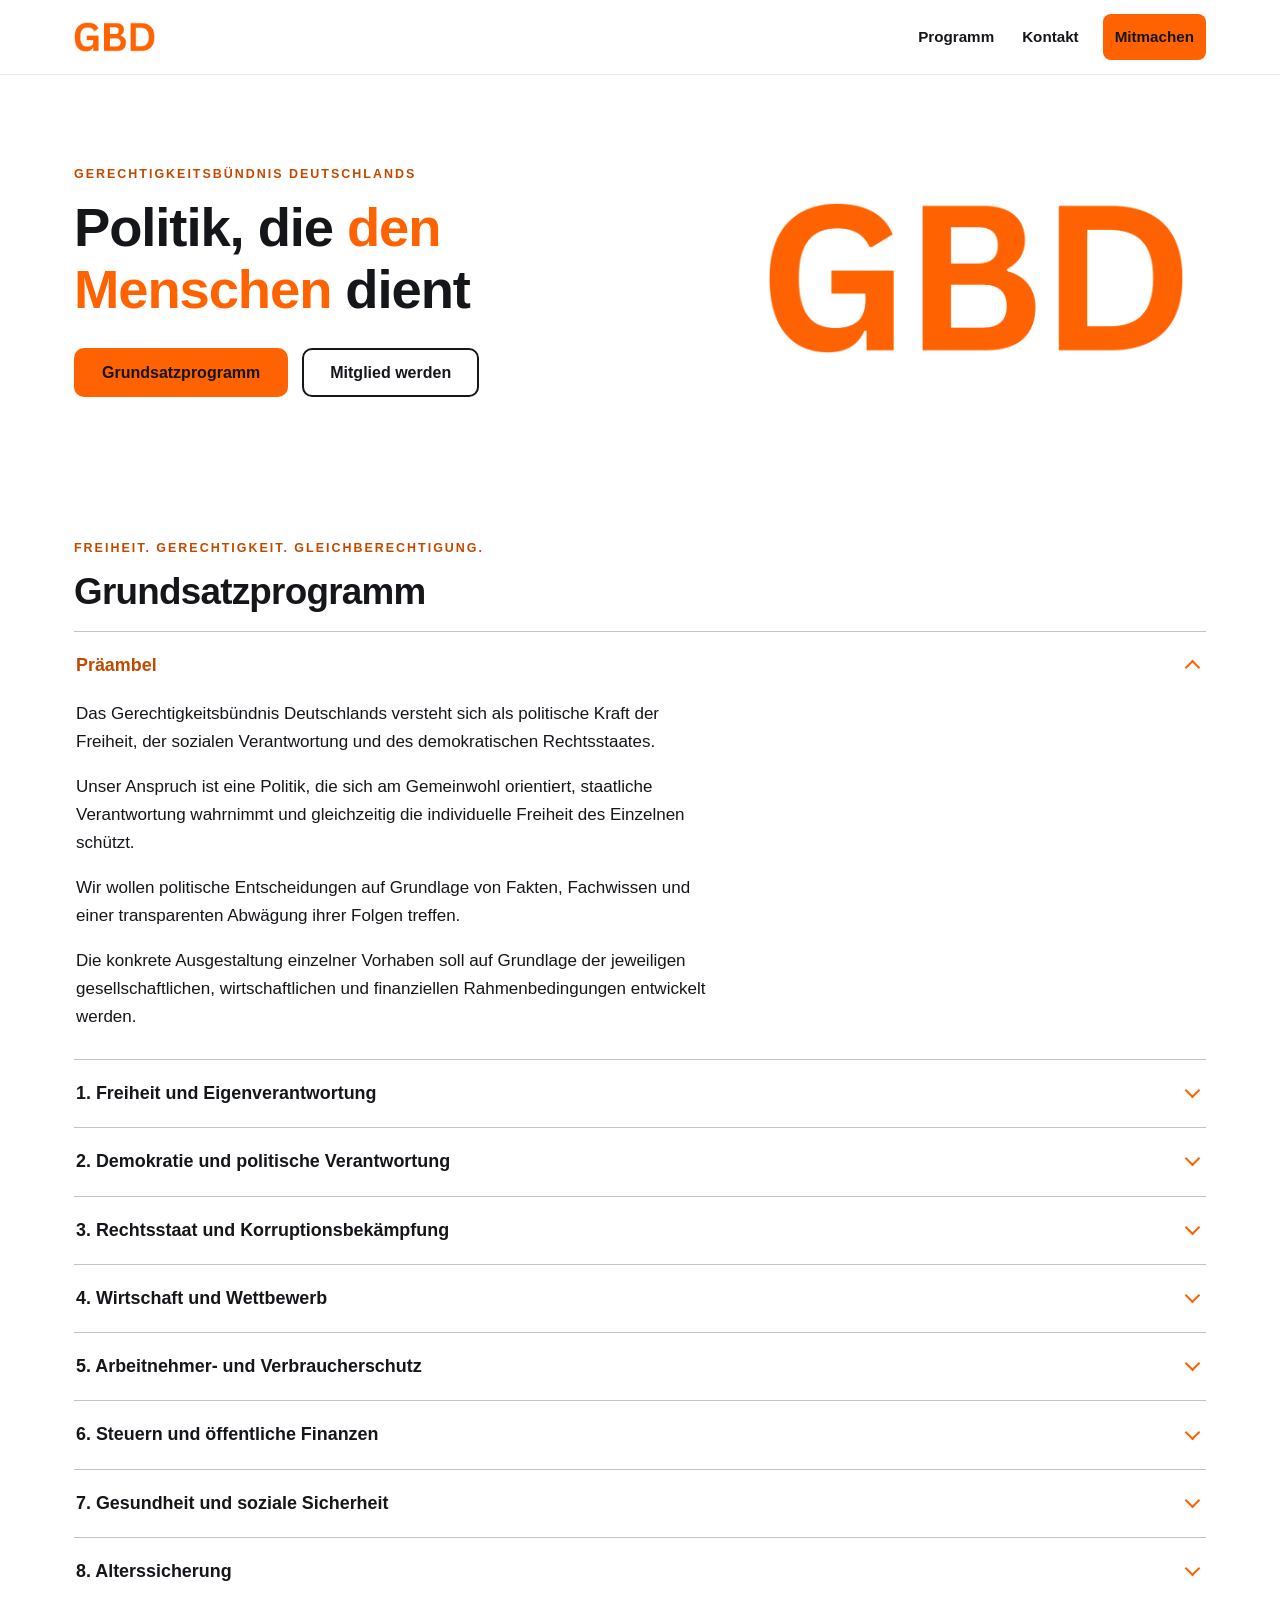
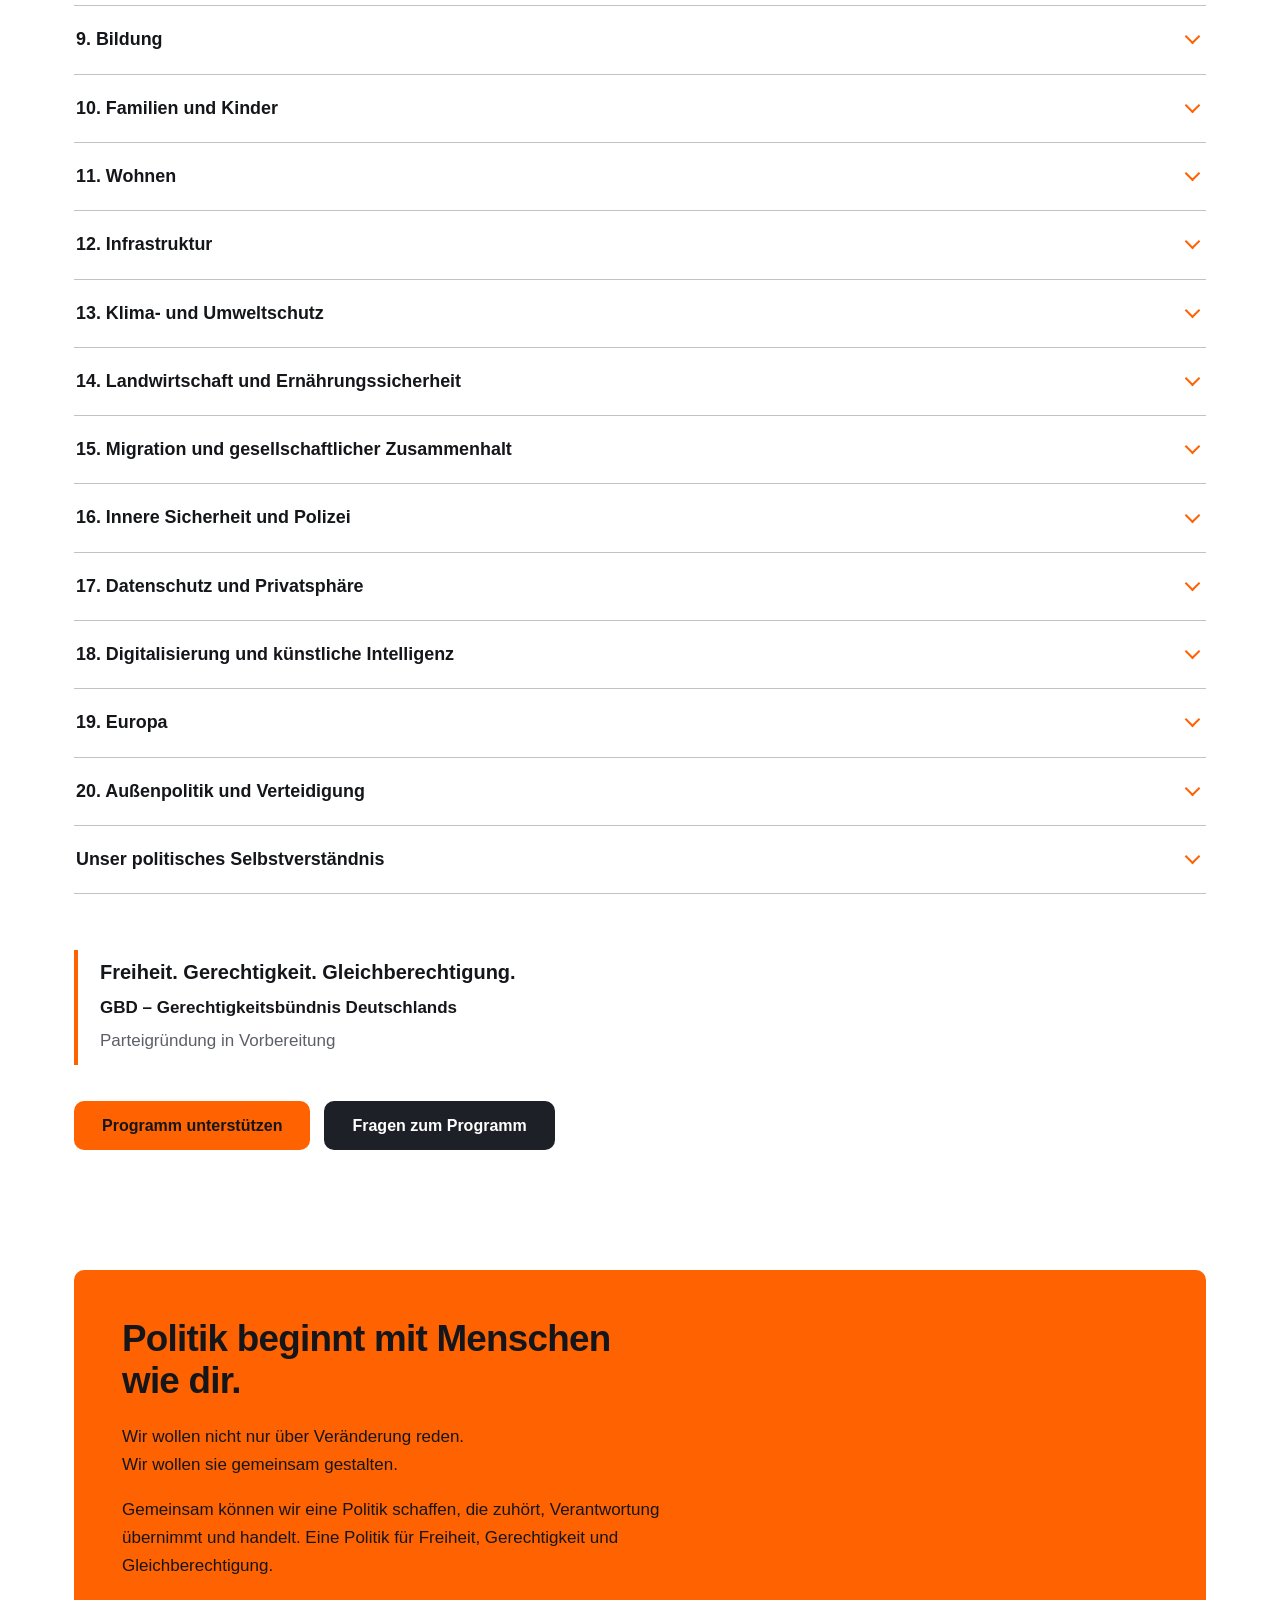
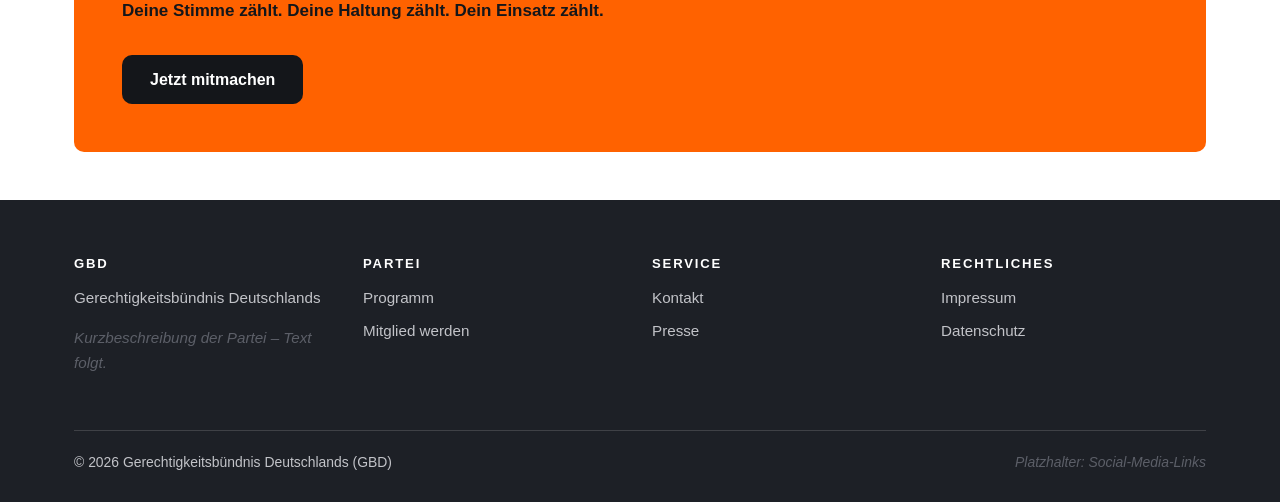
<file: index.html>
<!DOCTYPE html>
<html lang="de">
<head>
<meta charset="utf-8">
<meta name="viewport" content="width=device-width, initial-scale=1">
<title>Startseite | GBD – Gerechtigkeitsbündnis Deutschlands</title>
<meta name="description" content="Offizielle Website des Gerechtigkeitsbündnisses Deutschlands (GBD).">
<meta name="theme-color" content="#ffffff">
<link rel="icon" href="assets/img/gbd-icon.png">
<link rel="apple-touch-icon" sizes="180x180" href="assets/img/gbd-icon-180.png">
<link rel="manifest" href="site.webmanifest">
<link rel="stylesheet" href="assets/css/style.css?v=20260905f">
</head>
<body data-page="start">
<a class="skip-link" href="#inhalt">Zum Inhalt springen</a>

<header class="site-header">
  <div class="container">
    <a class="brand" href="index.html" aria-label="Zur Startseite">
      <img src="assets/img/gbd-wortmarke.png" alt="GBD – Gerechtigkeitsbündnis Deutschlands">
    </a>

    <button class="nav-toggle" type="button" aria-expanded="false" aria-controls="main-nav">Menü</button>

    <nav class="main-nav" id="main-nav" aria-label="Hauptnavigation">
      <ul>
          <li><a href="#grundsatzprogramm" data-nav="programm">Programm</a></li>
          <li><a href="kontakt.html" data-nav="kontakt">Kontakt</a></li>
          <li class="nav-cta"><a href="mitmachen.html" data-nav="mitmachen">Mitmachen</a></li>
      </ul>
    </nav>
  </div>
</header>

<main id="inhalt">

<section class="hero">
  <div class="container hero__grid">
    <div>
      <span class="eyebrow">Gerechtigkeitsbündnis Deutschlands</span>
      <h1>Politik, die <span>den Menschen</span> dient</h1>
      <div class="btn-row">
        <a class="btn btn--primary" href="#grundsatzprogramm">Grundsatzprogramm</a>
        <a class="btn btn--ghost" href="mitmachen.html">Mitglied werden</a>
      </div>
    </div>
    <div class="hero__figure">
      <img src="assets/img/gbd-wortmarke.png" alt="">
    </div>
  </div>
</section>

<section class="section section--topics" id="grundsatzprogramm">
  <div class="container">
    <span class="eyebrow">Freiheit. Gerechtigkeit. Gleichberechtigung.</span>
    <h2>Grundsatzprogramm</h2>

    <div class="topics">
      <details class="topic" id="praeambel" open>
        <summary>
          <span class="topic__title">Präambel</span>
          <span class="topic__chevron" aria-hidden="true"></span>
        </summary>
        <div class="topic__body">
          <p>Das Gerechtigkeitsbündnis Deutschlands versteht sich als politische Kraft der Freiheit, der sozialen Verantwortung und des demokratischen Rechtsstaates.</p>
          <p>Unser Anspruch ist eine Politik, die sich am Gemeinwohl orientiert, staatliche Verantwortung wahrnimmt und gleichzeitig die individuelle Freiheit des Einzelnen schützt.</p>
          <p>Wir wollen politische Entscheidungen auf Grundlage von Fakten, Fachwissen und einer transparenten Abwägung ihrer Folgen treffen.</p>
          <p>Die konkrete Ausgestaltung einzelner Vorhaben soll auf Grundlage der jeweiligen gesellschaftlichen, wirtschaftlichen und finanziellen Rahmenbedingungen entwickelt werden.</p>
        </div>
      </details>
      <details class="topic" id="abschnitt-1">
        <summary>
          <span class="topic__title">1. Freiheit und Eigenverantwortung</span>
          <span class="topic__chevron" aria-hidden="true"></span>
        </summary>
        <div class="topic__body">
          <p>Die individuelle Freiheit bildet einen zentralen Grundsatz unserer politischen Arbeit.</p>
          <p>Jeder Mensch soll sein Leben grundsätzlich selbstbestimmt gestalten können, solange dadurch die Rechte und die Freiheit anderer nicht verletzt werden.</p>
          <p>Staatliche Eingriffe müssen deshalb begründet, verhältnismäßig und auf das notwendige Maß beschränkt sein.</p>
          <p>Wir treten für einen Staat ein, der seine notwendigen Aufgaben zuverlässig erfüllt, seine Bürger schützt und ihnen gleichzeitig größtmögliche persönliche Freiheit gewährt.</p>
          <p>Bürokratische Vorgaben sollen regelmäßig darauf überprüft werden, ob sie tatsächlich erforderlich und verhältnismäßig sind.</p>
        </div>
      </details>
      <details class="topic" id="abschnitt-2">
        <summary>
          <span class="topic__title">2. Demokratie und politische Verantwortung</span>
          <span class="topic__chevron" aria-hidden="true"></span>
        </summary>
        <div class="topic__body">
          <p>Demokratische Politik bedeutet für uns Verantwortung gegenüber den Bürgerinnen und Bürgern.</p>
          <p>Politische Entscheidungen müssen nachvollziehbar sein. Regierungsverantwortliche sollen offen darlegen, welche Ziele sie verfolgen, welche Entscheidungen getroffen wurden und aus welchen Gründen bestimmte Vorhaben gegebenenfalls nicht umgesetzt werden können.</p>
          <p>Wir wollen politische Prozesse transparenter gestalten und die demokratische Beteiligung der Bürgerinnen und Bürger stärken.</p>
        </div>
      </details>
      <details class="topic" id="abschnitt-3">
        <summary>
          <span class="topic__title">3. Rechtsstaat und Korruptionsbekämpfung</span>
          <span class="topic__chevron" aria-hidden="true"></span>
        </summary>
        <div class="topic__body">
          <p>Der Grundsatz &#8222;Niemand steht über dem Gesetz&#8220; gilt uneingeschränkt.</p>
          <p>Dies schließt insbesondere politische Amtsträger und Regierungsmitglieder ein.</p>
          <p>Wir setzen uns für wirksame und unabhängige Kontrollmechanismen zur Verhinderung und Aufklärung von Korruption und Machtmissbrauch ein. Politische Macht muss kontrollierbar bleiben.</p>
        </div>
      </details>
      <details class="topic" id="abschnitt-4">
        <summary>
          <span class="topic__title">4. Wirtschaft und Wettbewerb</span>
          <span class="topic__chevron" aria-hidden="true"></span>
        </summary>
        <div class="topic__body">
          <p>Eine leistungsfähige und innovative Wirtschaft ist eine wesentliche Grundlage für Wohlstand und soziale Sicherheit.</p>
          <p>Wir wollen Rahmenbedingungen schaffen, in denen Unternehmen investieren, Arbeitsplätze schaffen und Innovationen entwickeln können.</p>
          <p>Eingriffe des Staates sind dort erforderlich, wo geltendes Recht verletzt, wirtschaftliche Macht missbraucht oder anderen Marktteilnehmern beziehungsweise der Gesellschaft erheblicher Schaden zugefügt wird.</p>
          <p>Unternehmen sollen ihrer Verantwortung gegenüber Beschäftigten, Verbrauchern und dem Gemeinwesen gerecht werden.</p>
        </div>
      </details>
      <details class="topic" id="abschnitt-5">
        <summary>
          <span class="topic__title">5. Arbeitnehmer- und Verbraucherschutz</span>
          <span class="topic__chevron" aria-hidden="true"></span>
        </summary>
        <div class="topic__body">
          <p>Wirtschaftliche Freiheit und sozialer Schutz müssen miteinander vereinbar sein.</p>
          <p>Wir treten für faire Arbeitsbedingungen, angemessenen Arbeitsschutz und die Einhaltung gesetzlicher Mindeststandards ein.</p>
          <p>Verstöße gegen Arbeitnehmerrechte sollen wirksam verfolgt werden.</p>
          <p>Auch Verbraucherinnen und Verbraucher benötigen einen verlässlichen rechtlichen Schutz. Preise, Vertragsbedingungen und Kosten müssen transparent sein. Kündigungs- und Rückgabemöglichkeiten sollen verständlich und ohne unnötige Hürden möglich sein.</p>
        </div>
      </details>
      <details class="topic" id="abschnitt-6">
        <summary>
          <span class="topic__title">6. Steuern und öffentliche Finanzen</span>
          <span class="topic__chevron" aria-hidden="true"></span>
        </summary>
        <div class="topic__body">
          <p>Öffentliche Mittel sind verantwortungsvoll einzusetzen.</p>
          <p>Unser Ziel ist eine effiziente und transparente Verwendung der staatlichen Einnahmen. Vor der Einführung zusätzlicher Belastungen sollen bestehende Ausgaben, Verwaltungsstrukturen und staatliche Leistungen auf ihre Notwendigkeit und Wirksamkeit überprüft werden.</p>
          <p>Steuermittel sollen dort eingesetzt werden, wo ein nachvollziehbarer gesellschaftlicher Nutzen besteht.</p>
          <p>Sehr hohe Vermögen sollen angemessen zur Finanzierung des Gemeinwesens beitragen. Gleichzeitig sollen wirtschaftliche Leistungsfähigkeit, Investitionsbereitschaft und die Wettbewerbsfähigkeit des Wirtschaftsstandortes berücksichtigt werden.</p>
          <p>Konkrete steuerpolitische Maßnahmen sollen auf Grundlage einer umfassenden Betrachtung der staatlichen Einnahmen und Ausgaben entwickelt werden.</p>
        </div>
      </details>
      <details class="topic" id="abschnitt-7">
        <summary>
          <span class="topic__title">7. Gesundheit und soziale Sicherheit</span>
          <span class="topic__chevron" aria-hidden="true"></span>
        </summary>
        <div class="topic__body">
          <p>Eine leistungsfähige Gesundheitsversorgung gehört zur grundlegenden staatlichen Verantwortung.</p>
          <p>Gesundheitsleistungen sollen grundsätzlich unabhängig von der finanziellen Situation des Einzelnen zugänglich sein.</p>
          <p>Gleichzeitig wollen wir die Qualität, Verfügbarkeit und langfristige Finanzierbarkeit des Gesundheitssystems sicherstellen.</p>
          <p>Der Sozialstaat soll Menschen in schwierigen Lebenssituationen zuverlässig absichern und ihnen ein Leben in Würde ermöglichen.</p>
          <p>Dabei sollen soziale Sicherheit und individuelle Eigenverantwortung miteinander verbunden werden.</p>
        </div>
      </details>
      <details class="topic" id="abschnitt-8">
        <summary>
          <span class="topic__title">8. Alterssicherung</span>
          <span class="topic__chevron" aria-hidden="true"></span>
        </summary>
        <div class="topic__body">
          <p>Die demografische Entwicklung stellt die gesetzliche Rentenversicherung vor erhebliche Herausforderungen.</p>
          <p>Wir wollen eine Alterssicherung, die Menschen im Ruhestand ein würdiges und finanziell abgesichertes Leben ermöglicht.</p>
          <p>Die umlagefinanzierte gesetzliche Rentenversicherung soll erhalten bleiben. Reichen die laufenden Beiträge aufgrund der demografischen Entwicklung nicht aus, muss die staatliche Finanzierung entsprechend angepasst werden.</p>
          <p>Zusätzliche betriebliche oder private Vorsorge soll die gesetzliche Absicherung ergänzen und verbessern können, darf jedoch nicht Voraussetzung für ein menschenwürdiges Leben im Alter sein.</p>
        </div>
      </details>
      <details class="topic" id="abschnitt-9">
        <summary>
          <span class="topic__title">9. Bildung</span>
          <span class="topic__chevron" aria-hidden="true"></span>
        </summary>
        <div class="topic__body">
          <p>Bildung ist eine zentrale Investition in die Zukunft unseres Landes.</p>
          <p>Das Bildungssystem soll Schülerinnen und Schüler stärker entsprechend ihrer individuellen Fähigkeiten, Interessen und Entwicklungsmöglichkeiten fördern.</p>
          <p>Grundlegende Kenntnisse und Kompetenzen müssen allen vermittelt werden. Darüber hinaus soll eine stärkere Differenzierung und individuelle Schwerpunktsetzung ermöglicht werden.</p>
          <p>Unser Ziel ist kein geringerer Bildungsanspruch, sondern ein leistungsfähigeres, individuelleres und praxisorientierteres Bildungssystem.</p>
        </div>
      </details>
      <details class="topic" id="abschnitt-10">
        <summary>
          <span class="topic__title">10. Familien und Kinder</span>
          <span class="topic__chevron" aria-hidden="true"></span>
        </summary>
        <div class="topic__body">
          <p>Familien und Kinder haben eine besondere Bedeutung für die Zukunft unserer Gesellschaft.</p>
          <p>Wir wollen Rahmenbedingungen schaffen, die Familien bei der Vereinbarkeit von Familie, Beruf und persönlicher Lebensplanung unterstützen.</p>
          <p>Dazu gehören insbesondere verlässliche und zugängliche Betreuungsangebote sowie eine bessere Unterstützung von Familien.</p>
          <p>Politische Maßnahmen zur Familienförderung sollen darauf ausgerichtet sein, Menschen die freie Entscheidung für Kinder zu erleichtern.</p>
        </div>
      </details>
      <details class="topic" id="abschnitt-11">
        <summary>
          <span class="topic__title">11. Wohnen</span>
          <span class="topic__chevron" aria-hidden="true"></span>
        </summary>
        <div class="topic__body">
          <p>Wohnen ist ein grundlegendes Bedürfnis und muss für die Bevölkerung bezahlbar und zugänglich bleiben.</p>
          <p>Wir wollen den Wohnungsbau erleichtern und unnötige bürokratische Hindernisse abbauen.</p>
          <p>Gleichzeitig sollen Mieterinnen und Mieter vor missbräuchlichen oder unverhältnismäßigen Vertragsbedingungen geschützt werden.</p>
          <p>Das Privateigentum bleibt ein wesentlicher Bestandteil unserer freiheitlichen Wirtschafts- und Gesellschaftsordnung.</p>
          <p>Gleichzeitig sollen Maßnahmen gegen dauerhaft unbegründeten Leerstand und die künstliche Verknappung von Wohnraum geprüft werden. Der soziale Wohnungsbau soll gestärkt werden.</p>
        </div>
      </details>
      <details class="topic" id="abschnitt-12">
        <summary>
          <span class="topic__title">12. Infrastruktur</span>
          <span class="topic__chevron" aria-hidden="true"></span>
        </summary>
        <div class="topic__body">
          <p>Eine leistungsfähige Infrastruktur ist Voraussetzung für wirtschaftlichen Wohlstand und gesellschaftliche Teilhabe.</p>
          <p>Wir wollen insbesondere in den Erhalt und die Modernisierung von Straßen, Brücken, Schienen, öffentlichem Verkehr und digitaler Infrastruktur investieren.</p>
          <p>Planungs- und Genehmigungsverfahren sollen effizienter gestaltet werden, ohne notwendige Sicherheits- oder Umweltstandards aufzugeben.</p>
          <p>Großprojekte müssen von Beginn an realistisch geplant, professionell gesteuert und kontinuierlich kontrolliert werden.</p>
        </div>
      </details>
      <details class="topic" id="abschnitt-13">
        <summary>
          <span class="topic__title">13. Klima- und Umweltschutz</span>
          <span class="topic__chevron" aria-hidden="true"></span>
        </summary>
        <div class="topic__body">
          <p>Der Schutz unserer natürlichen Lebensgrundlagen ist eine langfristige staatliche Verantwortung.</p>
          <p>Klimaschutzmaßnahmen müssen sich an ihrer tatsächlichen Wirksamkeit orientieren und gleichzeitig wirtschaftliche und gesellschaftliche Folgen berücksichtigen.</p>
          <p>Wir setzen auf eine Umweltpolitik, die konkrete Verbesserungen erreicht, anstatt politische Symbolik in den Mittelpunkt zu stellen.</p>
          <p>Unternehmen, die erhebliche Umweltschäden verursachen, müssen hierfür Verantwortung übernehmen.</p>
          <p>Bei außergewöhnlichen wirtschaftlichen oder umweltbezogenen Härtefällen soll eine unabhängige gerichtliche Überprüfung staatlicher Auflagen möglich sein, sofern dies mit den gesetzlichen und verfassungsrechtlichen Vorgaben vereinbar ist.</p>
        </div>
      </details>
      <details class="topic" id="abschnitt-14">
        <summary>
          <span class="topic__title">14. Landwirtschaft und Ernährungssicherheit</span>
          <span class="topic__chevron" aria-hidden="true"></span>
        </summary>
        <div class="topic__body">
          <p>Eine leistungsfähige heimische Landwirtschaft trägt zur Versorgungssicherheit und zur wirtschaftlichen Stabilität Deutschlands bei.</p>
          <p>Wir wollen insbesondere regionale und kleinere landwirtschaftliche Betriebe stärken.</p>
          <p>Die Abhängigkeit Deutschlands von einzelnen ausländischen Lieferketten soll in strategisch wichtigen Bereichen reduziert werden.</p>
          <p>Die konkrete Ausgestaltung staatlicher Fördermaßnahmen soll gemeinsam mit Fachleuten aus Landwirtschaft, Wirtschaft und Wissenschaft entwickelt werden.</p>
        </div>
      </details>
      <details class="topic" id="abschnitt-15">
        <summary>
          <span class="topic__title">15. Migration und gesellschaftlicher Zusammenhalt</span>
          <span class="topic__chevron" aria-hidden="true"></span>
        </summary>
        <div class="topic__body">
          <p>Deutschland soll Menschen Schutz gewähren, die vor Krieg und vergleichbaren existenziellen Gefahren fliehen.</p>
          <p>Wir treten für die Gleichbehandlung unabhängig von Herkunft, Nationalität oder Religion ein.</p>
          <p>Pauschale Verdächtigungen ganzer Bevölkerungsgruppen lehnen wir ab. Sicherheits- und Integrationspolitik soll sich am individuellen Verhalten orientieren.</p>
          <p>Unser Ziel ist ein friedliches Zusammenleben auf Grundlage gemeinsamer Rechte und Pflichten.</p>
        </div>
      </details>
      <details class="topic" id="abschnitt-16">
        <summary>
          <span class="topic__title">16. Innere Sicherheit und Polizei</span>
          <span class="topic__chevron" aria-hidden="true"></span>
        </summary>
        <div class="topic__body">
          <p>Der Staat muss seine Bürgerinnen und Bürger wirksam schützen.</p>
          <p>Dafür benötigen wir eine gut ausgestattete und handlungsfähige Polizei.</p>
          <p>Polizeiliches Handeln muss jedoch jederzeit innerhalb der gesetzlichen Befugnisse erfolgen und dem Grundsatz der Verhältnismäßigkeit entsprechen.</p>
          <p>Deeskalation soll, soweit die Situation dies zulässt, Vorrang haben.</p>
          <p>Staatliche Sicherheitsmaßnahmen dürfen nicht dazu führen, dass grundlegende Freiheits- und Bürgerrechte unverhältnismäßig eingeschränkt werden.</p>
        </div>
      </details>
      <details class="topic" id="abschnitt-17">
        <summary>
          <span class="topic__title">17. Datenschutz und Privatsphäre</span>
          <span class="topic__chevron" aria-hidden="true"></span>
        </summary>
        <div class="topic__body">
          <p>Die Privatsphäre des Einzelnen ist ein wesentlicher Bestandteil einer freiheitlichen Gesellschaft.</p>
          <p>Wir lehnen eine flächendeckende und anlasslose Überwachung der Bevölkerung ab.</p>
          <p>Der Einsatz von Kameras und insbesondere automatisierter Überwachungstechnologien muss klaren rechtlichen Grenzen unterliegen.</p>
          <p>Auf private und verschlüsselte Kommunikation darf nur unter gesetzlich eng begrenzten Voraussetzungen und auf Grundlage einer richterlichen Entscheidung zugegriffen werden.</p>
        </div>
      </details>
      <details class="topic" id="abschnitt-18">
        <summary>
          <span class="topic__title">18. Digitalisierung und künstliche Intelligenz</span>
          <span class="topic__chevron" aria-hidden="true"></span>
        </summary>
        <div class="topic__body">
          <p>Deutschland muss seine digitale Wettbewerbsfähigkeit stärken.</p>
          <p>Wir wollen eine moderne und leistungsfähige digitale Verwaltung und einen verantwortungsvollen Einsatz künstlicher Intelligenz.</p>
          <p>KI kann staatliche Prozesse unterstützen und effizienter machen. Entscheidungen, die unmittelbar in die Rechte oder Lebensverhältnisse eines Menschen eingreifen, dürfen jedoch nicht ohne nachvollziehbare menschliche Verantwortung erfolgen.</p>
          <p>Datenschutz und technologische Innovation sollen miteinander vereinbar sein.</p>
        </div>
      </details>
      <details class="topic" id="abschnitt-19">
        <summary>
          <span class="topic__title">19. Europa</span>
          <span class="topic__chevron" aria-hidden="true"></span>
        </summary>
        <div class="topic__body">
          <p>Wir bekennen uns zur europäischen Zusammenarbeit und zu einer starken Europäischen Union.</p>
          <p>Insbesondere in den Bereichen Wirtschaft, Sicherheit und gemeinsame europäische Interessen ist eine enge Zusammenarbeit von großer Bedeutung.</p>
          <p>Gleichzeitig sollen wesentliche politische Entscheidungen möglichst auf der Ebene getroffen werden, auf der sie von den Bürgerinnen und Bürgern demokratisch kontrolliert werden können.</p>
          <p>Eine weitere Übertragung nationaler politischer Zuständigkeiten auf die europäische Ebene soll daher nicht automatisch erfolgen, sondern jeweils sachlich begründet werden.</p>
        </div>
      </details>
      <details class="topic" id="abschnitt-20">
        <summary>
          <span class="topic__title">20. Außenpolitik und Verteidigung</span>
          <span class="topic__chevron" aria-hidden="true"></span>
        </summary>
        <div class="topic__body">
          <p>Deutschland soll eine friedensorientierte und verantwortungsvolle Außenpolitik verfolgen.</p>
          <p>Gleichzeitig muss Deutschland in der Lage sein, seine Bevölkerung, sein Staatsgebiet und seine demokratische Ordnung zu schützen.</p>
          <p>Wir setzen uns daher für eine leistungsfähige und angemessen ausgestattete Bundeswehr ein.</p>
          <p>Militärische Einsätze müssen einer klaren politischen und rechtlichen Grundlage folgen. Deutschland soll sich nicht ohne nachvollziehbaren Grund an bewaffneten Konflikten beteiligen, die keinen ausreichenden Bezug zu seiner Sicherheit oder seiner internationalen Verantwortung haben.</p>
        </div>
      </details>
      <details class="topic" id="selbstverstaendnis">
        <summary>
          <span class="topic__title">Unser politisches Selbstverständnis</span>
          <span class="topic__chevron" aria-hidden="true"></span>
        </summary>
        <div class="topic__body">
          <p>Das Gerechtigkeitsbündnis Deutschlands steht für eine Politik, die Freiheit und Verantwortung, wirtschaftliche Leistungsfähigkeit und soziale Sicherheit sowie Sicherheit und Bürgerrechte miteinander verbindet.</p>
          <p>Wir wollen keinen Staat, der sich aus seiner Verantwortung zurückzieht.</p>
          <p>Wir wollen aber ebenso wenig einen Staat, der unnötig in das Leben seiner Bürger eingreift.</p>
          <p>Unser Ziel ist ein freier, gerechter, leistungsfähiger und rechtsstaatlicher Staat, der seine Aufgaben erfüllt und seine Macht verantwortungsvoll ausübt.</p>
        </div>
      </details>
    </div>

    <div class="programm-schluss">
      <p class="programm-schluss__claim">Freiheit. Gerechtigkeit. Gleichberechtigung.</p>
      <p class="programm-schluss__name">GBD – Gerechtigkeitsbündnis Deutschlands</p>
      <p class="programm-schluss__hinweis">Parteigründung in Vorbereitung</p>
    </div>

    <div class="btn-row" style="margin-top:36px">
      <a class="btn btn--primary" href="mitmachen.html">Programm unterstützen</a>
      <a class="btn btn--dark" href="kontakt.html">Fragen zum Programm</a>
    </div>
  </div>
</section>

<section class="section--tight section">
  <div class="container">
    <div class="cta">
      <div class="cta__text">
        <h2>Politik beginnt mit Menschen wie dir.</h2>
        <p>Wir wollen nicht nur über Veränderung reden.<br>Wir wollen sie gemeinsam gestalten.</p>
        <p>Gemeinsam können wir eine Politik schaffen, die zuhört, Verantwortung übernimmt und handelt. Eine Politik für Freiheit, Gerechtigkeit und Gleichberechtigung.</p>
        <p class="cta__betonung">Deine Stimme zählt. Deine Haltung zählt. Dein Einsatz zählt.</p>
      </div>
      <a class="btn" href="mitmachen.html">Jetzt mitmachen</a>
    </div>
  </div>
</section>

</main>

<footer class="site-footer">
  <div class="container">
    <div class="grid grid--4">
      <div>
        <h3>GBD</h3>
        <p>Gerechtigkeitsbündnis Deutschlands</p>
        <p class="placeholder">Kurzbeschreibung der Partei – Text folgt.</p>
      </div>
      <div>
        <h3>Partei</h3>
        <ul>
          <li><a href="#grundsatzprogramm">Programm</a></li>
          <li><a href="mitmachen.html">Mitglied werden</a></li>
        </ul>
      </div>
      <div>
        <h3>Service</h3>
        <ul>
          <li><a href="kontakt.html">Kontakt</a></li>
          <li><a href="kontakt.html#presse">Presse</a></li>
        </ul>
      </div>
      <div>
        <h3>Rechtliches</h3>
        <ul>
          <li><a href="impressum.html">Impressum</a></li>
          <li><a href="datenschutz.html">Datenschutz</a></li>
        </ul>
      </div>
    </div>
    <div class="site-footer__bottom">
      <span>&copy; <span data-year>2026</span> Gerechtigkeitsbündnis Deutschlands (GBD)</span>
      <span class="placeholder">Platzhalter: Social-Media-Links</span>
    </div>
  </div>
</footer>

<script src="assets/js/main.js?v=20260905f"></script>
</body>
</html>
</file>
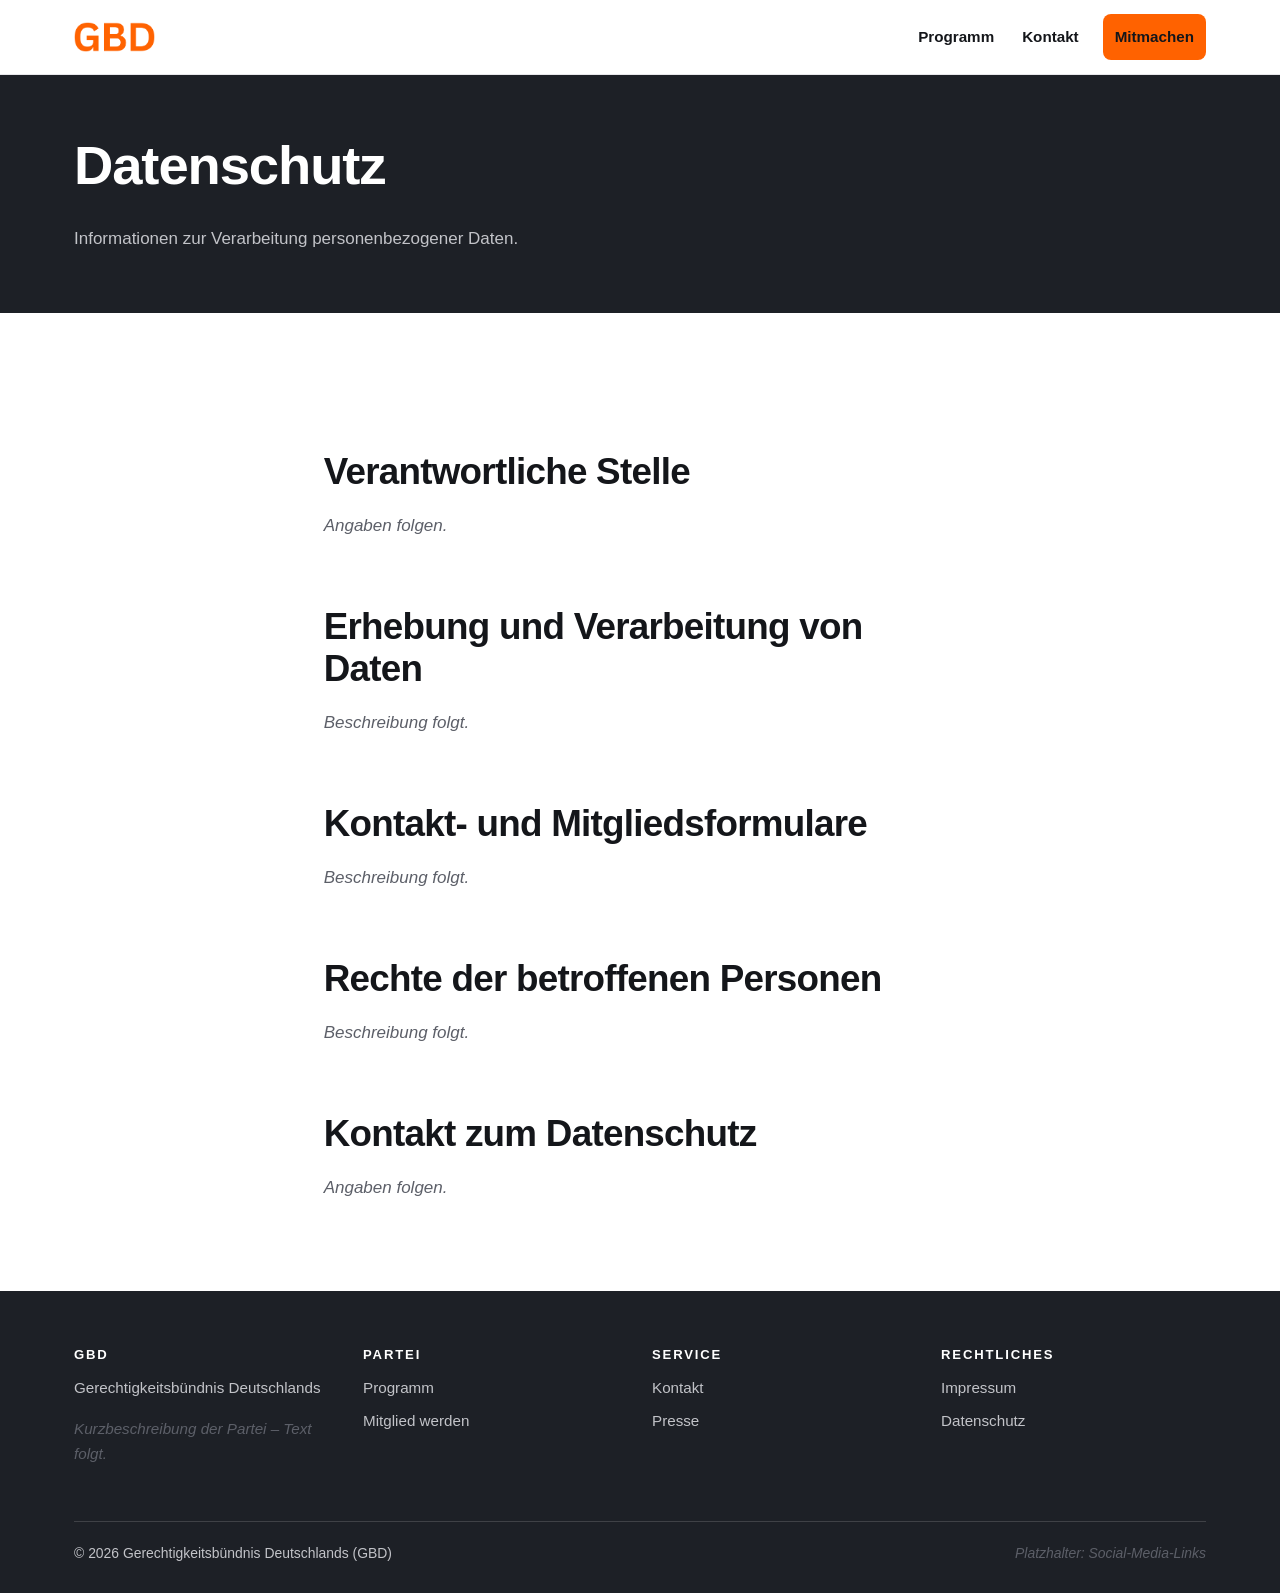
<file: datenschutz.html>
<!DOCTYPE html>
<html lang="de">
<head>
<meta charset="utf-8">
<meta name="viewport" content="width=device-width, initial-scale=1">
<title>Datenschutz | GBD – Gerechtigkeitsbündnis Deutschlands</title>
<meta name="description" content="Datenschutzerklärung der GBD.">
<meta name="theme-color" content="#ffffff">
<link rel="icon" href="assets/img/gbd-icon.png">
<link rel="apple-touch-icon" sizes="180x180" href="assets/img/gbd-icon-180.png">
<link rel="manifest" href="site.webmanifest">
<link rel="stylesheet" href="assets/css/style.css?v=20260905f">
</head>
<body data-page="datenschutz">
<a class="skip-link" href="#inhalt">Zum Inhalt springen</a>

<header class="site-header">
  <div class="container">
    <a class="brand" href="index.html" aria-label="Zur Startseite">
      <img src="assets/img/gbd-wortmarke.png" alt="GBD – Gerechtigkeitsbündnis Deutschlands">
    </a>

    <button class="nav-toggle" type="button" aria-expanded="false" aria-controls="main-nav">Menü</button>

    <nav class="main-nav" id="main-nav" aria-label="Hauptnavigation">
      <ul>
          <li><a href="index.html#grundsatzprogramm" data-nav="programm">Programm</a></li>
          <li><a href="kontakt.html" data-nav="kontakt">Kontakt</a></li>
          <li class="nav-cta"><a href="mitmachen.html" data-nav="mitmachen">Mitmachen</a></li>
      </ul>
    </nav>
  </div>
</header>

<main id="inhalt">
<section class="page-head">
  <div class="container">
    <h1>Datenschutz</h1>
    <p>Informationen zur Verarbeitung personenbezogener Daten.</p>
  </div>
</section>

<section class="section">
  <div class="container prose">
    <h2>Verantwortliche Stelle</h2>
    <p class="placeholder">Angaben folgen.</p>
    <h2>Erhebung und Verarbeitung von Daten</h2>
    <p class="placeholder">Beschreibung folgt.</p>
    <h2>Kontakt- und Mitgliedsformulare</h2>
    <p class="placeholder">Beschreibung folgt.</p>
    <h2>Rechte der betroffenen Personen</h2>
    <p class="placeholder">Beschreibung folgt.</p>
    <h2>Kontakt zum Datenschutz</h2>
    <p class="placeholder">Angaben folgen.</p>
  </div>
</section>

</main>

<footer class="site-footer">
  <div class="container">
    <div class="grid grid--4">
      <div>
        <h3>GBD</h3>
        <p>Gerechtigkeitsbündnis Deutschlands</p>
        <p class="placeholder">Kurzbeschreibung der Partei – Text folgt.</p>
      </div>
      <div>
        <h3>Partei</h3>
        <ul>
          <li><a href="index.html#grundsatzprogramm">Programm</a></li>
          <li><a href="mitmachen.html">Mitglied werden</a></li>
        </ul>
      </div>
      <div>
        <h3>Service</h3>
        <ul>
          <li><a href="kontakt.html">Kontakt</a></li>
          <li><a href="kontakt.html#presse">Presse</a></li>
        </ul>
      </div>
      <div>
        <h3>Rechtliches</h3>
        <ul>
          <li><a href="impressum.html">Impressum</a></li>
          <li><a href="datenschutz.html">Datenschutz</a></li>
        </ul>
      </div>
    </div>
    <div class="site-footer__bottom">
      <span>&copy; <span data-year>2026</span> Gerechtigkeitsbündnis Deutschlands (GBD)</span>
      <span class="placeholder">Platzhalter: Social-Media-Links</span>
    </div>
  </div>
</footer>

<script src="assets/js/main.js?v=20260905f"></script>
</body>
</html>
</file>
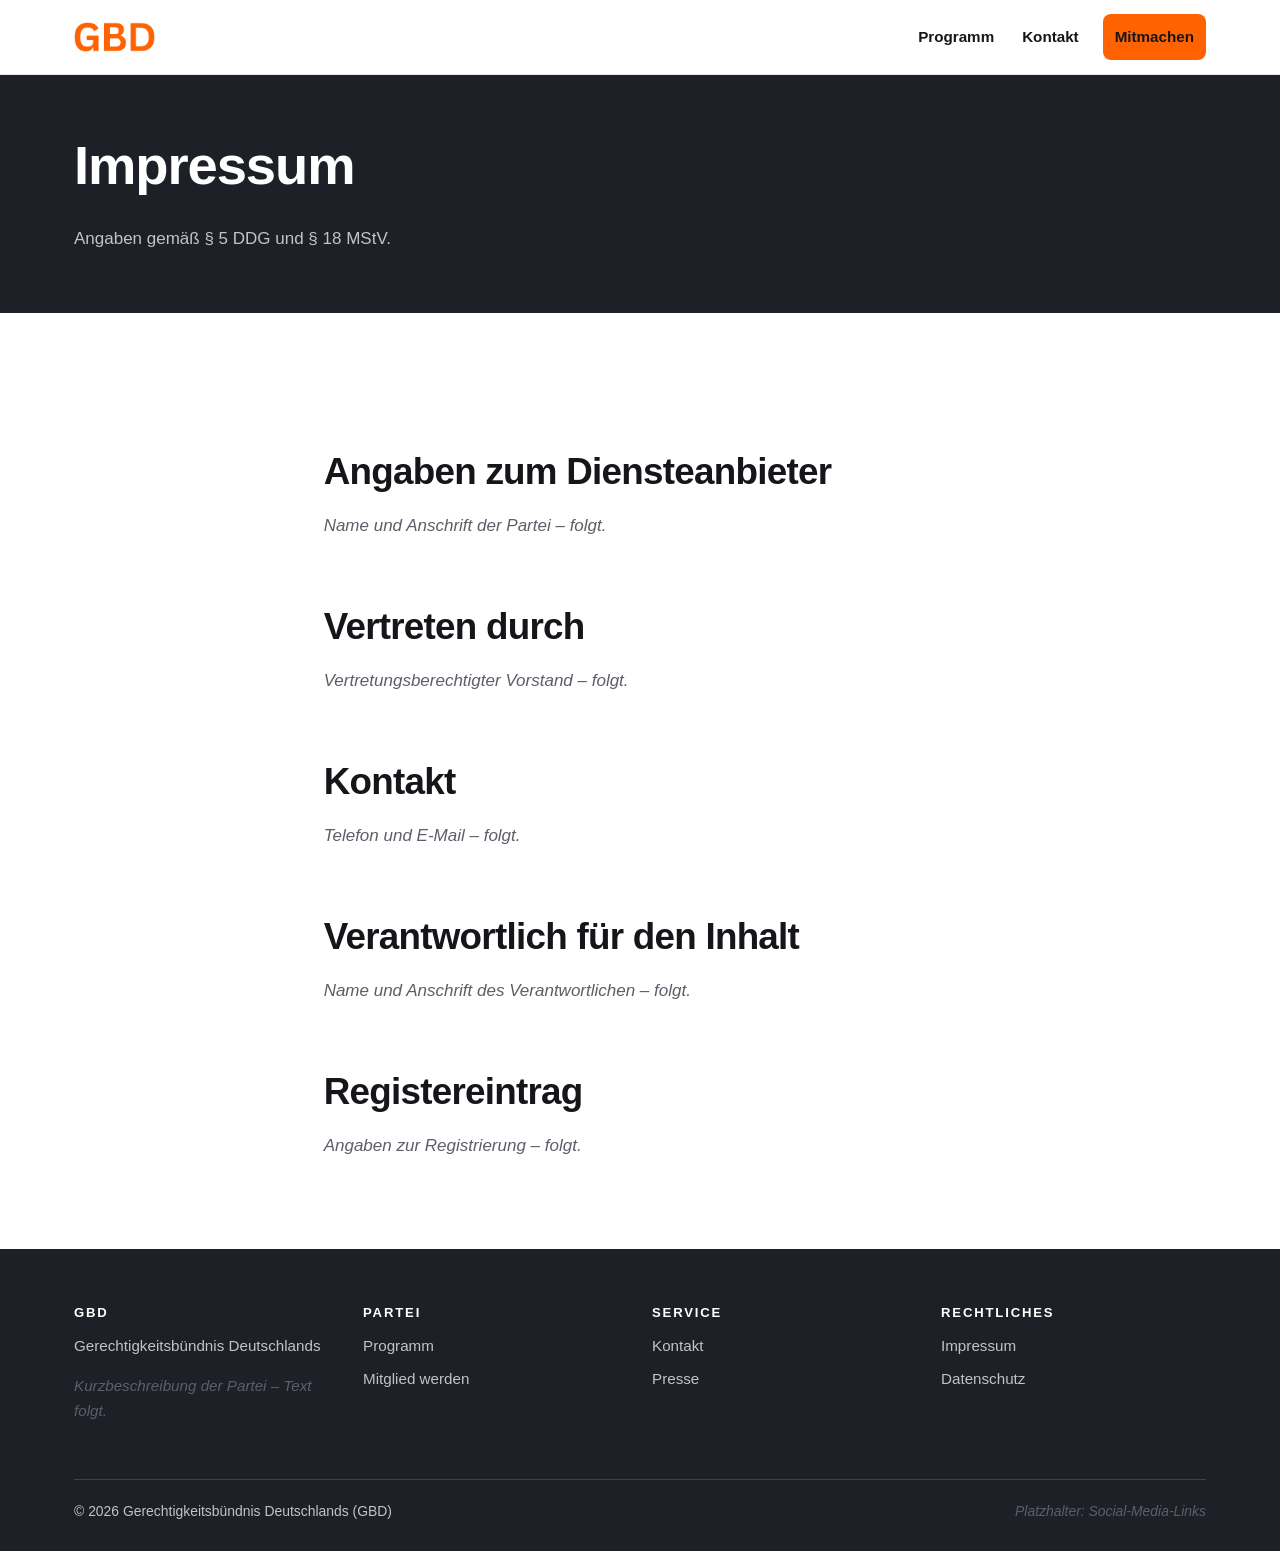
<file: impressum.html>
<!DOCTYPE html>
<html lang="de">
<head>
<meta charset="utf-8">
<meta name="viewport" content="width=device-width, initial-scale=1">
<title>Impressum | GBD – Gerechtigkeitsbündnis Deutschlands</title>
<meta name="description" content="Impressum der GBD.">
<meta name="theme-color" content="#ffffff">
<link rel="icon" href="assets/img/gbd-icon.png">
<link rel="apple-touch-icon" sizes="180x180" href="assets/img/gbd-icon-180.png">
<link rel="manifest" href="site.webmanifest">
<link rel="stylesheet" href="assets/css/style.css?v=20260905f">
</head>
<body data-page="impressum">
<a class="skip-link" href="#inhalt">Zum Inhalt springen</a>

<header class="site-header">
  <div class="container">
    <a class="brand" href="index.html" aria-label="Zur Startseite">
      <img src="assets/img/gbd-wortmarke.png" alt="GBD – Gerechtigkeitsbündnis Deutschlands">
    </a>

    <button class="nav-toggle" type="button" aria-expanded="false" aria-controls="main-nav">Menü</button>

    <nav class="main-nav" id="main-nav" aria-label="Hauptnavigation">
      <ul>
          <li><a href="index.html#grundsatzprogramm" data-nav="programm">Programm</a></li>
          <li><a href="kontakt.html" data-nav="kontakt">Kontakt</a></li>
          <li class="nav-cta"><a href="mitmachen.html" data-nav="mitmachen">Mitmachen</a></li>
      </ul>
    </nav>
  </div>
</header>

<main id="inhalt">
<section class="page-head">
  <div class="container">
    <h1>Impressum</h1>
    <p>Angaben gemäß § 5 DDG und § 18 MStV.</p>
  </div>
</section>

<section class="section">
  <div class="container prose">
    <h2>Angaben zum Diensteanbieter</h2>
    <p class="placeholder">Name und Anschrift der Partei – folgt.</p>
    <h2>Vertreten durch</h2>
    <p class="placeholder">Vertretungsberechtigter Vorstand – folgt.</p>
    <h2>Kontakt</h2>
    <p class="placeholder">Telefon und E-Mail – folgt.</p>
    <h2>Verantwortlich für den Inhalt</h2>
    <p class="placeholder">Name und Anschrift des Verantwortlichen – folgt.</p>
    <h2>Registereintrag</h2>
    <p class="placeholder">Angaben zur Registrierung – folgt.</p>
  </div>
</section>

</main>

<footer class="site-footer">
  <div class="container">
    <div class="grid grid--4">
      <div>
        <h3>GBD</h3>
        <p>Gerechtigkeitsbündnis Deutschlands</p>
        <p class="placeholder">Kurzbeschreibung der Partei – Text folgt.</p>
      </div>
      <div>
        <h3>Partei</h3>
        <ul>
          <li><a href="index.html#grundsatzprogramm">Programm</a></li>
          <li><a href="mitmachen.html">Mitglied werden</a></li>
        </ul>
      </div>
      <div>
        <h3>Service</h3>
        <ul>
          <li><a href="kontakt.html">Kontakt</a></li>
          <li><a href="kontakt.html#presse">Presse</a></li>
        </ul>
      </div>
      <div>
        <h3>Rechtliches</h3>
        <ul>
          <li><a href="impressum.html">Impressum</a></li>
          <li><a href="datenschutz.html">Datenschutz</a></li>
        </ul>
      </div>
    </div>
    <div class="site-footer__bottom">
      <span>&copy; <span data-year>2026</span> Gerechtigkeitsbündnis Deutschlands (GBD)</span>
      <span class="placeholder">Platzhalter: Social-Media-Links</span>
    </div>
  </div>
</footer>

<script src="assets/js/main.js?v=20260905f"></script>
</body>
</html>
</file>
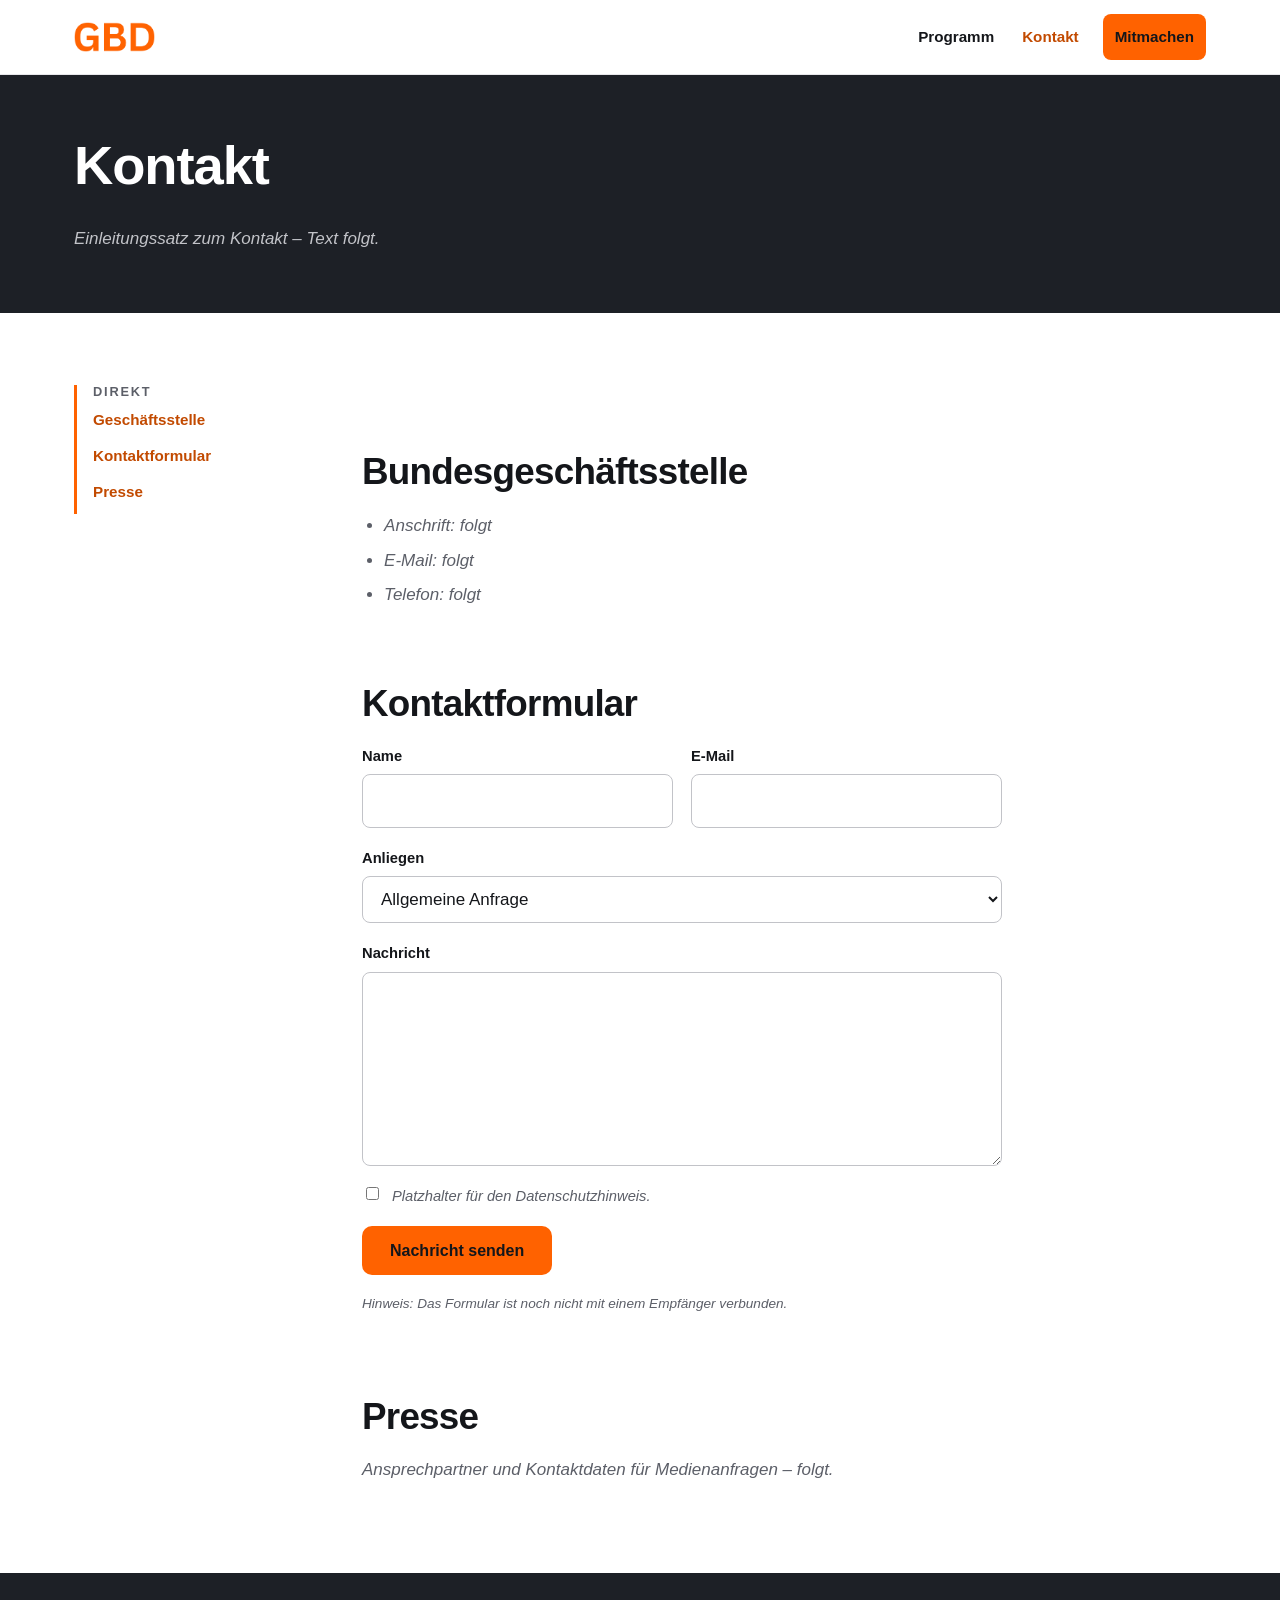
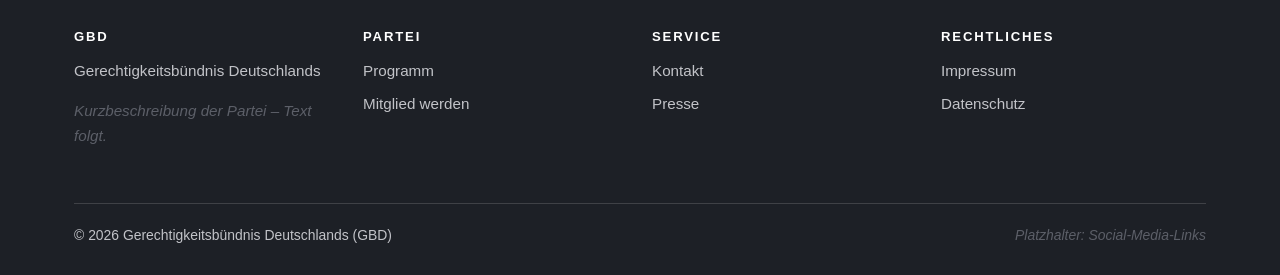
<file: kontakt.html>
<!DOCTYPE html>
<html lang="de">
<head>
<meta charset="utf-8">
<meta name="viewport" content="width=device-width, initial-scale=1">
<title>Kontakt | GBD – Gerechtigkeitsbündnis Deutschlands</title>
<meta name="description" content="Kontakt zur Bundesgeschäftsstelle und Presseanfragen.">
<meta name="theme-color" content="#ffffff">
<link rel="icon" href="assets/img/gbd-icon.png">
<link rel="apple-touch-icon" sizes="180x180" href="assets/img/gbd-icon-180.png">
<link rel="manifest" href="site.webmanifest">
<link rel="stylesheet" href="assets/css/style.css?v=20260905f">
</head>
<body data-page="kontakt">
<a class="skip-link" href="#inhalt">Zum Inhalt springen</a>

<header class="site-header">
  <div class="container">
    <a class="brand" href="index.html" aria-label="Zur Startseite">
      <img src="assets/img/gbd-wortmarke.png" alt="GBD – Gerechtigkeitsbündnis Deutschlands">
    </a>

    <button class="nav-toggle" type="button" aria-expanded="false" aria-controls="main-nav">Menü</button>

    <nav class="main-nav" id="main-nav" aria-label="Hauptnavigation">
      <ul>
          <li><a href="index.html#grundsatzprogramm" data-nav="programm">Programm</a></li>
          <li><a href="kontakt.html" data-nav="kontakt">Kontakt</a></li>
          <li class="nav-cta"><a href="mitmachen.html" data-nav="mitmachen">Mitmachen</a></li>
      </ul>
    </nav>
  </div>
</header>

<main id="inhalt">
<section class="page-head">
  <div class="container">
    <h1>Kontakt</h1>
    <p><span class="placeholder">Einleitungssatz zum Kontakt – Text folgt.</span></p>
  </div>
</section>

<section class="section">
  <div class="container content-layout">
    <aside class="toc">
      <h2>Direkt</h2>
      <ul>
        <li><a href="#geschaeftsstelle">Geschäftsstelle</a></li>
        <li><a href="#formular">Kontaktformular</a></li>
        <li><a href="#presse">Presse</a></li>
      </ul>
    </aside>
    <div>
      <div class="prose">
        <h2 id="geschaeftsstelle">Bundesgeschäftsstelle</h2>
        <ul>
          <li class="placeholder">Anschrift: folgt</li>
          <li class="placeholder">E-Mail: folgt</li>
          <li class="placeholder">Telefon: folgt</li>
        </ul>
      </div>

      <h2 id="formular" style="margin-top:2em">Kontaktformular</h2>
      <form class="form" data-demo>
        <div class="form__row">
          <div class="field">
            <label for="k-name">Name</label>
            <input id="k-name" name="name" type="text" autocomplete="name" required>
          </div>
          <div class="field">
            <label for="k-mail">E-Mail</label>
            <input id="k-mail" name="email" type="email" autocomplete="email" required>
          </div>
        </div>
        <div class="field">
          <label for="k-thema">Anliegen</label>
          <select id="k-thema" name="thema">
            <option>Allgemeine Anfrage</option>
            <option>Mitgliedschaft</option>
            <option>Presse</option>
            <option>Sonstiges</option>
          </select>
        </div>
        <div class="field">
          <label for="k-text">Nachricht</label>
          <textarea id="k-text" name="nachricht" rows="6" required></textarea>
        </div>
        <div class="field field--check">
          <input id="k-ok" name="datenschutz" type="checkbox" required>
          <label for="k-ok" class="placeholder">Platzhalter für den Datenschutzhinweis.</label>
        </div>
        <div>
          <button class="btn btn--primary" type="submit">Nachricht senden</button>
        </div>
        <p class="form__note placeholder">Hinweis: Das Formular ist noch nicht mit einem Empfänger verbunden.</p>
        <p class="form-status" role="status" tabindex="-1" hidden>Danke! Sobald ein Empfänger hinterlegt ist, wird die Nachricht übermittelt.</p>
      </form>

      <div class="prose" style="margin-top:2.5em">
        <h2 id="presse">Presse</h2>
        <p class="placeholder">Ansprechpartner und Kontaktdaten für Medienanfragen – folgt.</p>
      </div>
    </div>
  </div>
</section>

</main>

<footer class="site-footer">
  <div class="container">
    <div class="grid grid--4">
      <div>
        <h3>GBD</h3>
        <p>Gerechtigkeitsbündnis Deutschlands</p>
        <p class="placeholder">Kurzbeschreibung der Partei – Text folgt.</p>
      </div>
      <div>
        <h3>Partei</h3>
        <ul>
          <li><a href="index.html#grundsatzprogramm">Programm</a></li>
          <li><a href="mitmachen.html">Mitglied werden</a></li>
        </ul>
      </div>
      <div>
        <h3>Service</h3>
        <ul>
          <li><a href="kontakt.html">Kontakt</a></li>
          <li><a href="kontakt.html#presse">Presse</a></li>
        </ul>
      </div>
      <div>
        <h3>Rechtliches</h3>
        <ul>
          <li><a href="impressum.html">Impressum</a></li>
          <li><a href="datenschutz.html">Datenschutz</a></li>
        </ul>
      </div>
    </div>
    <div class="site-footer__bottom">
      <span>&copy; <span data-year>2026</span> Gerechtigkeitsbündnis Deutschlands (GBD)</span>
      <span class="placeholder">Platzhalter: Social-Media-Links</span>
    </div>
  </div>
</footer>

<script src="assets/js/main.js?v=20260905f"></script>
</body>
</html>
</file>
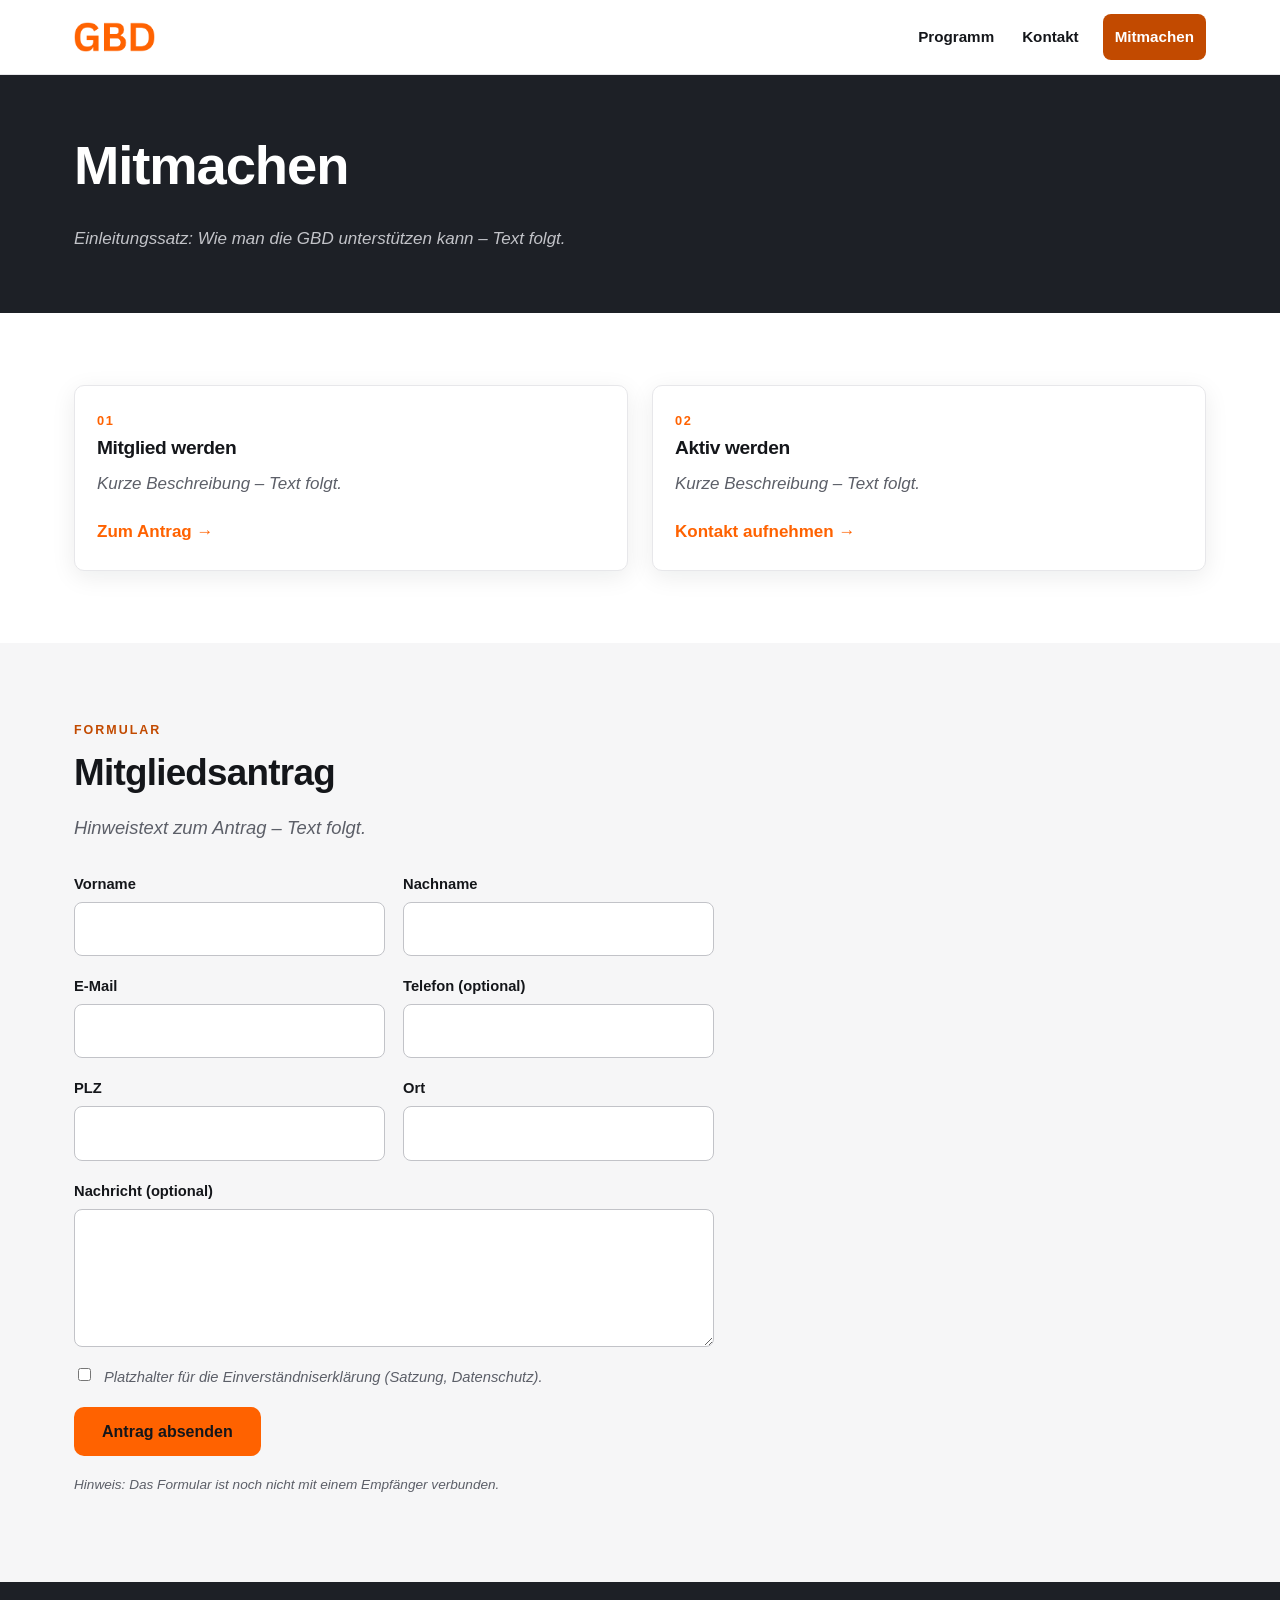
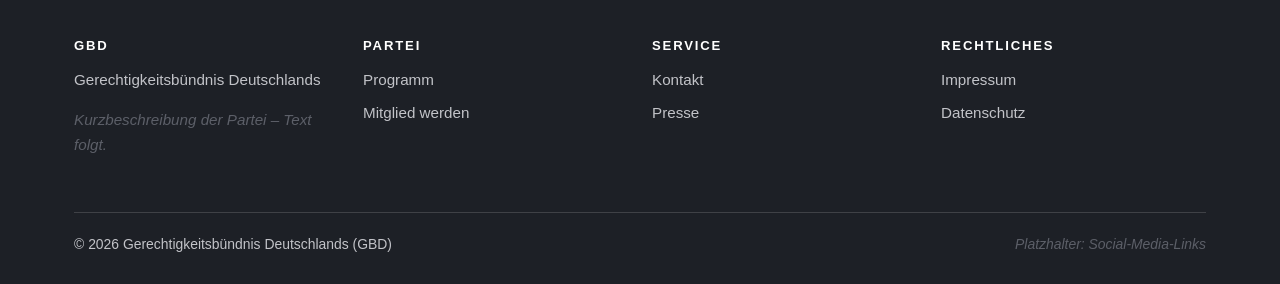
<file: mitmachen.html>
<!DOCTYPE html>
<html lang="de">
<head>
<meta charset="utf-8">
<meta name="viewport" content="width=device-width, initial-scale=1">
<title>Mitmachen | GBD – Gerechtigkeitsbündnis Deutschlands</title>
<meta name="description" content="Mitglied werden oder in der GBD aktiv werden.">
<meta name="theme-color" content="#ffffff">
<link rel="icon" href="assets/img/gbd-icon.png">
<link rel="apple-touch-icon" sizes="180x180" href="assets/img/gbd-icon-180.png">
<link rel="manifest" href="site.webmanifest">
<link rel="stylesheet" href="assets/css/style.css?v=20260905f">
</head>
<body data-page="mitmachen">
<a class="skip-link" href="#inhalt">Zum Inhalt springen</a>

<header class="site-header">
  <div class="container">
    <a class="brand" href="index.html" aria-label="Zur Startseite">
      <img src="assets/img/gbd-wortmarke.png" alt="GBD – Gerechtigkeitsbündnis Deutschlands">
    </a>

    <button class="nav-toggle" type="button" aria-expanded="false" aria-controls="main-nav">Menü</button>

    <nav class="main-nav" id="main-nav" aria-label="Hauptnavigation">
      <ul>
          <li><a href="index.html#grundsatzprogramm" data-nav="programm">Programm</a></li>
          <li><a href="kontakt.html" data-nav="kontakt">Kontakt</a></li>
          <li class="nav-cta"><a href="mitmachen.html" data-nav="mitmachen">Mitmachen</a></li>
      </ul>
    </nav>
  </div>
</header>

<main id="inhalt">
<section class="page-head">
  <div class="container">
    <h1>Mitmachen</h1>
    <p><span class="placeholder">Einleitungssatz: Wie man die GBD unterstützen kann – Text folgt.</span></p>
  </div>
</section>

<section class="section">
  <div class="container">
    <div class="grid grid--2">
      <div class="card">
        <span class="card__num">01</span>
        <h3>Mitglied werden</h3>
        <p class="placeholder">Kurze Beschreibung – Text folgt.</p>
        <a class="card__link" href="#mitgliedsantrag">Zum Antrag &rarr;</a>
      </div>
      <div class="card">
        <span class="card__num">02</span>
        <h3>Aktiv werden</h3>
        <p class="placeholder">Kurze Beschreibung – Text folgt.</p>
        <a class="card__link" href="kontakt.html">Kontakt aufnehmen &rarr;</a>
      </div>
    </div>
  </div>
</section>

<section class="section section--paper">
  <div class="container">
    <span class="eyebrow">Formular</span>
    <h2 id="mitgliedsantrag">Mitgliedsantrag</h2>
    <p class="lead placeholder">Hinweistext zum Antrag – Text folgt.</p>

    <form class="form" data-demo style="margin-top:28px">
      <div class="form__row">
        <div class="field">
          <label for="m-vorname">Vorname</label>
          <input id="m-vorname" name="vorname" type="text" autocomplete="given-name" required>
        </div>
        <div class="field">
          <label for="m-nachname">Nachname</label>
          <input id="m-nachname" name="nachname" type="text" autocomplete="family-name" required>
        </div>
      </div>
      <div class="form__row">
        <div class="field">
          <label for="m-mail">E-Mail</label>
          <input id="m-mail" name="email" type="email" autocomplete="email" required>
        </div>
        <div class="field">
          <label for="m-tel">Telefon (optional)</label>
          <input id="m-tel" name="telefon" type="tel" autocomplete="tel">
        </div>
      </div>
      <div class="form__row">
        <div class="field">
          <label for="m-plz">PLZ</label>
          <input id="m-plz" name="plz" type="text" inputmode="numeric" autocomplete="postal-code" required>
        </div>
        <div class="field">
          <label for="m-ort">Ort</label>
          <input id="m-ort" name="ort" type="text" autocomplete="address-level2" required>
        </div>
      </div>
      <div class="field">
        <label for="m-nachricht">Nachricht (optional)</label>
        <textarea id="m-nachricht" name="nachricht" rows="4"></textarea>
      </div>
      <div class="field field--check">
        <input id="m-ok" name="einverstaendnis" type="checkbox" required>
        <label for="m-ok" class="placeholder">Platzhalter für die Einverständniserklärung (Satzung, Datenschutz).</label>
      </div>
      <div>
        <button class="btn btn--primary" type="submit">Antrag absenden</button>
      </div>
      <p class="form__note placeholder">Hinweis: Das Formular ist noch nicht mit einem Empfänger verbunden.</p>
      <p class="form-status" role="status" tabindex="-1" hidden>Danke! Sobald ein Empfänger hinterlegt ist, wird der Antrag übermittelt.</p>
    </form>
  </div>
</section>

</main>

<footer class="site-footer">
  <div class="container">
    <div class="grid grid--4">
      <div>
        <h3>GBD</h3>
        <p>Gerechtigkeitsbündnis Deutschlands</p>
        <p class="placeholder">Kurzbeschreibung der Partei – Text folgt.</p>
      </div>
      <div>
        <h3>Partei</h3>
        <ul>
          <li><a href="index.html#grundsatzprogramm">Programm</a></li>
          <li><a href="mitmachen.html">Mitglied werden</a></li>
        </ul>
      </div>
      <div>
        <h3>Service</h3>
        <ul>
          <li><a href="kontakt.html">Kontakt</a></li>
          <li><a href="kontakt.html#presse">Presse</a></li>
        </ul>
      </div>
      <div>
        <h3>Rechtliches</h3>
        <ul>
          <li><a href="impressum.html">Impressum</a></li>
          <li><a href="datenschutz.html">Datenschutz</a></li>
        </ul>
      </div>
    </div>
    <div class="site-footer__bottom">
      <span>&copy; <span data-year>2026</span> Gerechtigkeitsbündnis Deutschlands (GBD)</span>
      <span class="placeholder">Platzhalter: Social-Media-Links</span>
    </div>
  </div>
</footer>

<script src="assets/js/main.js?v=20260905f"></script>
</body>
</html>
</file>
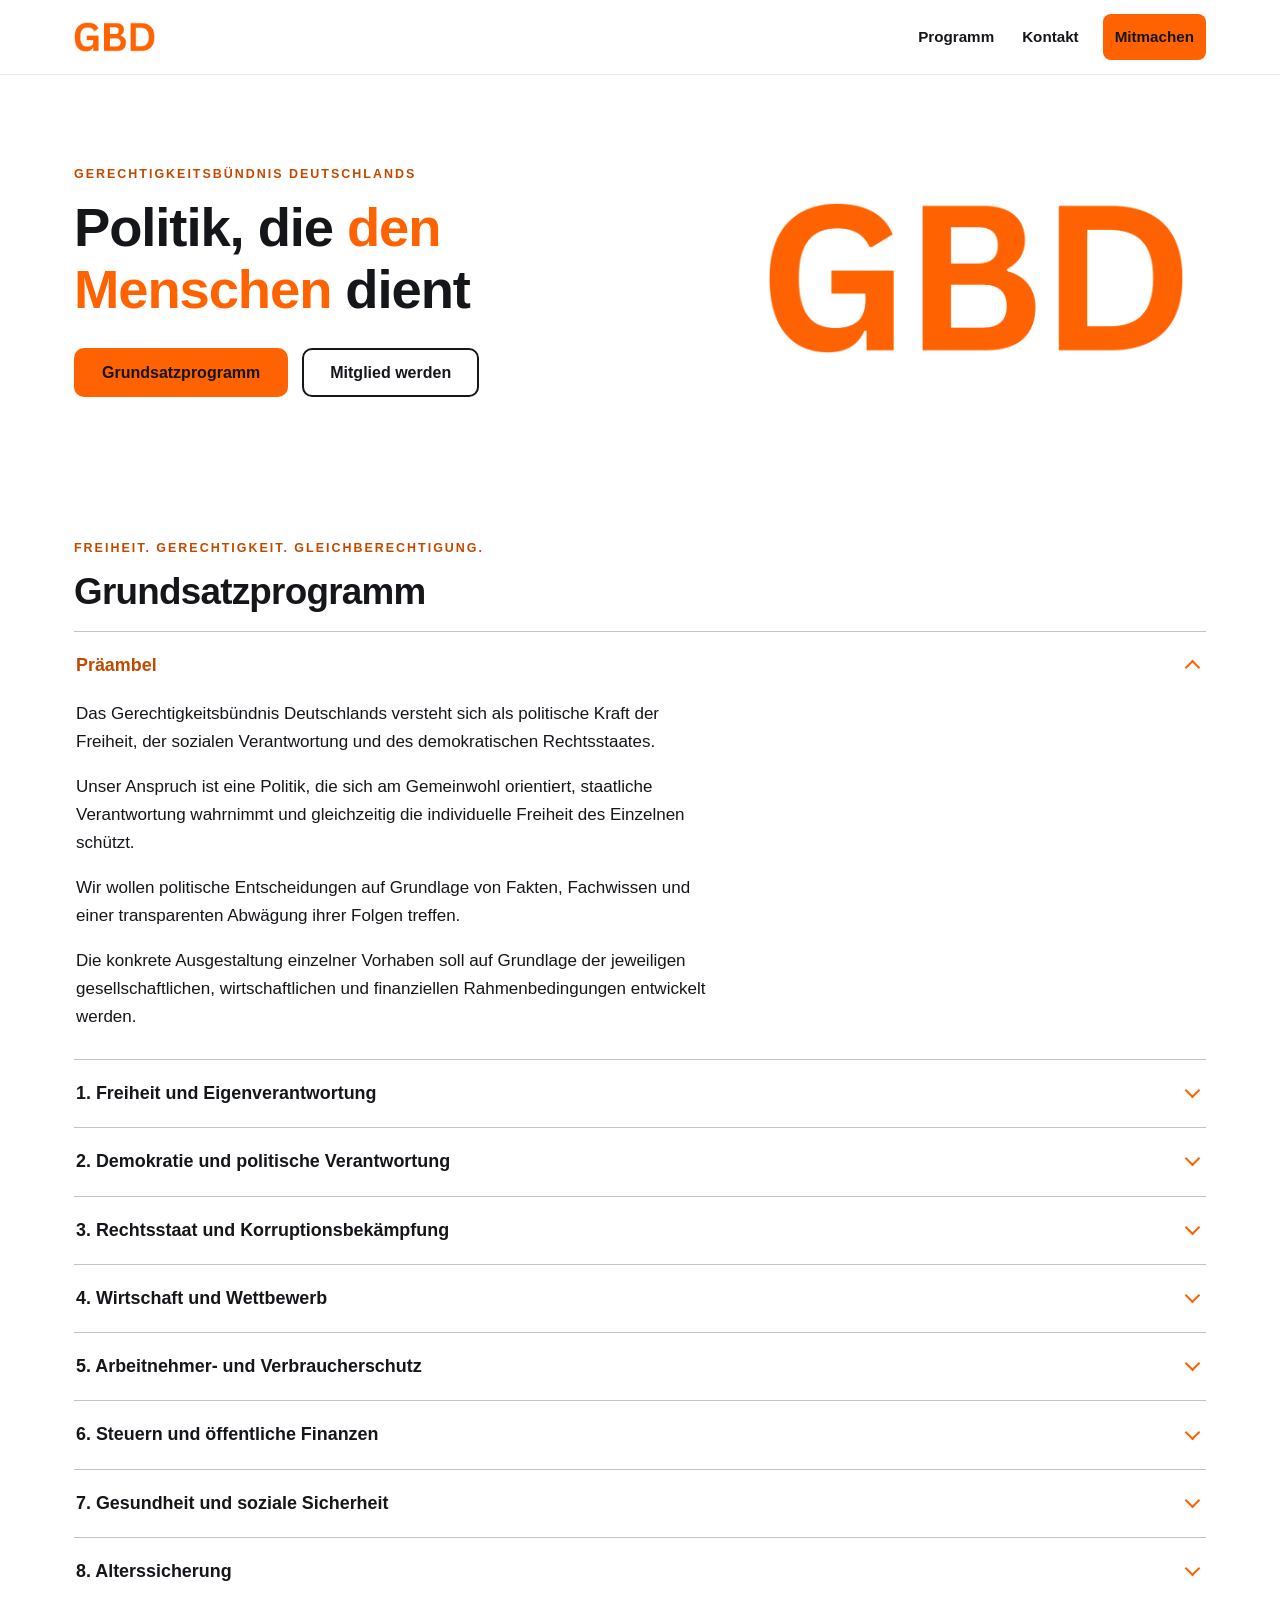
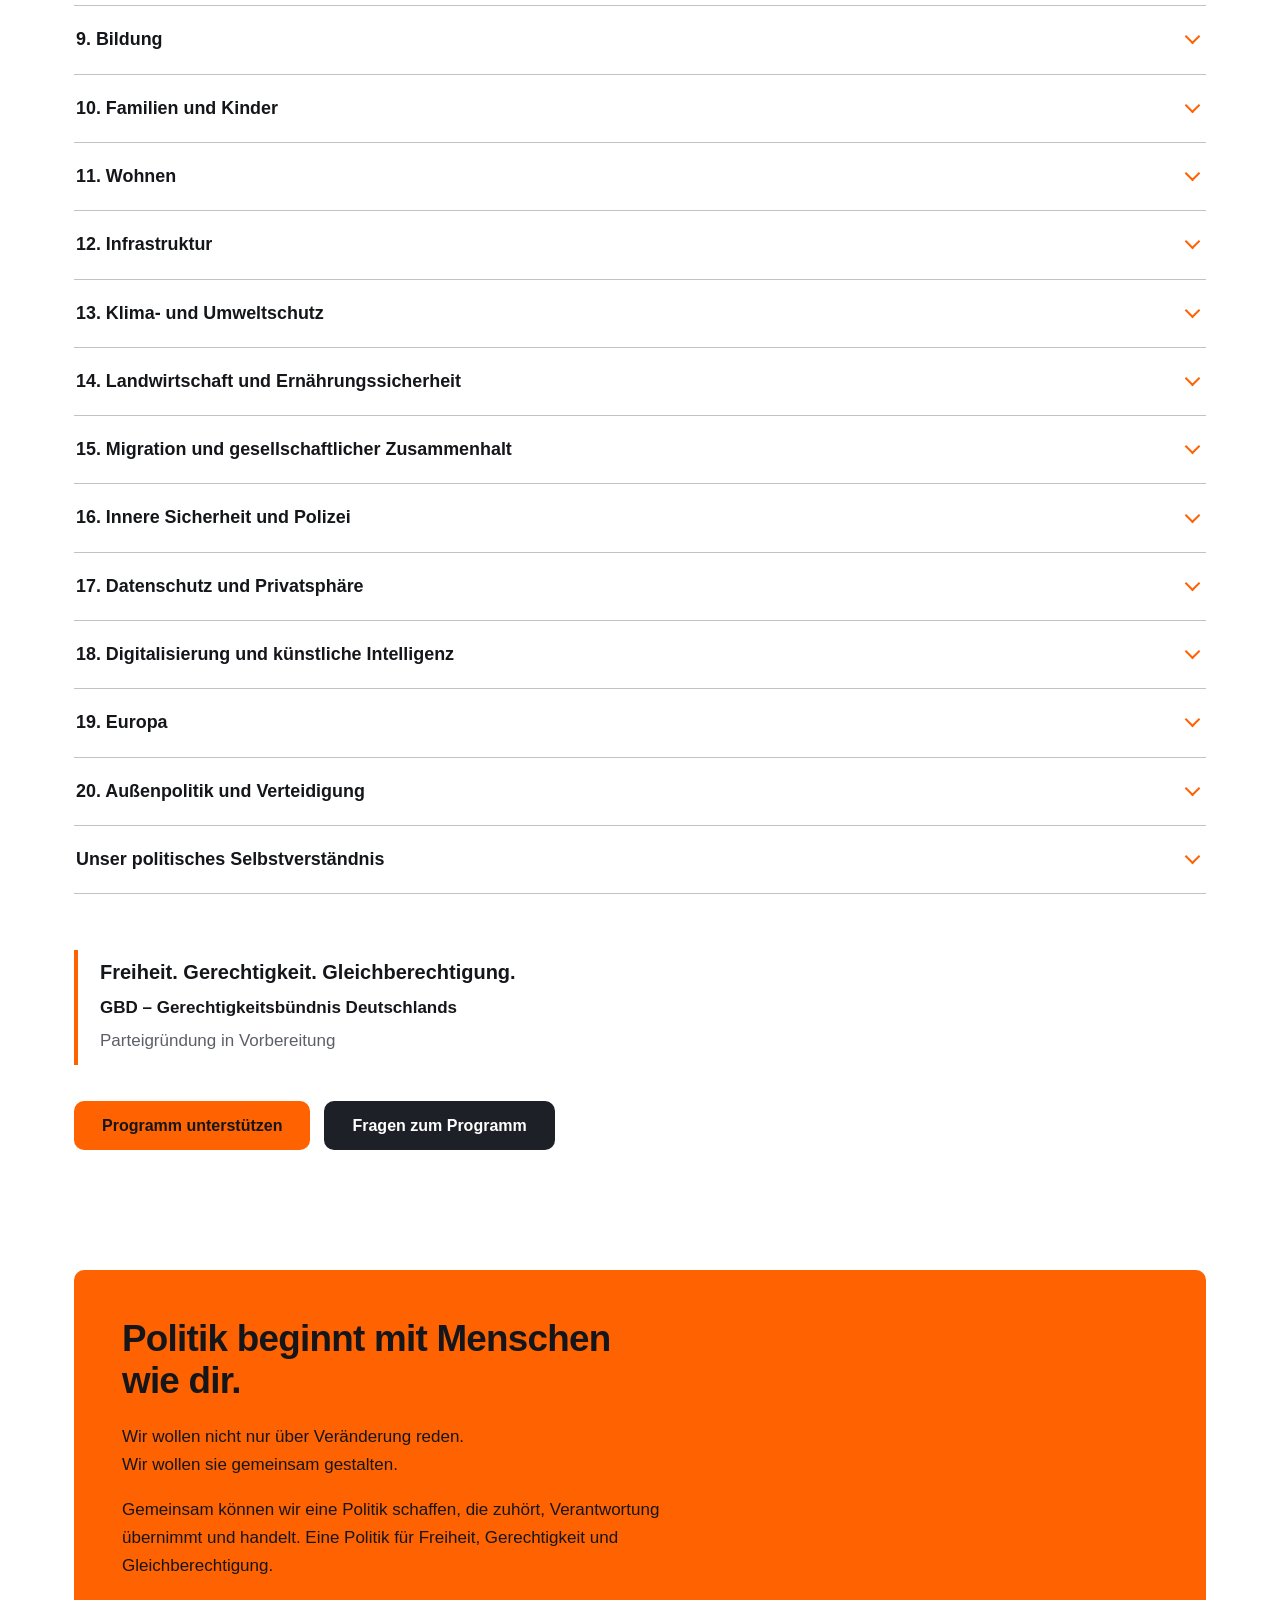
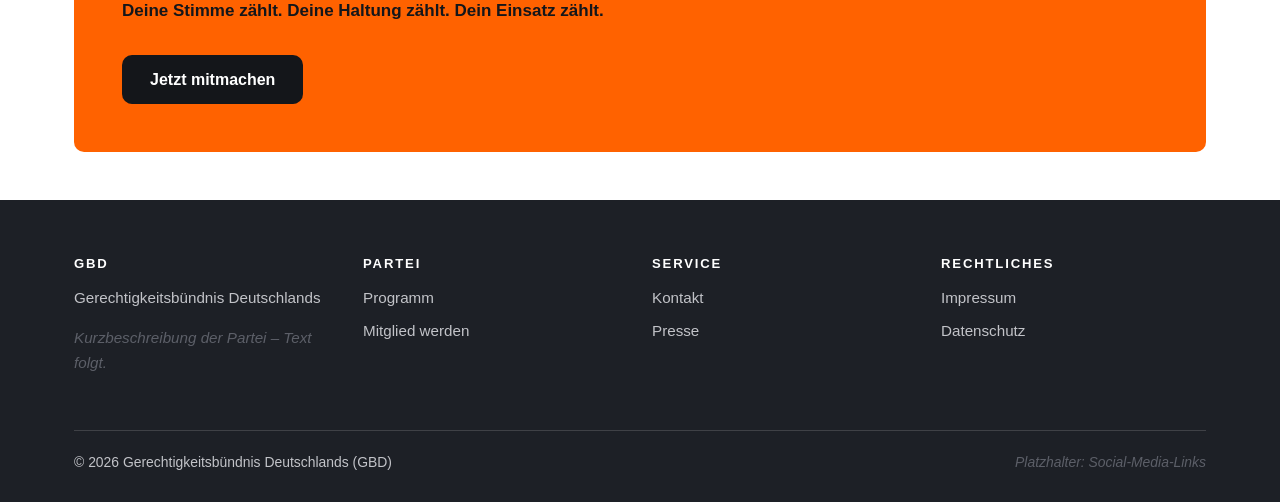
<file: programm.html>
<!DOCTYPE html>
<html lang="de">
<head>
<meta charset="utf-8">
<meta name="viewport" content="width=device-width, initial-scale=1">
<title>Grundsatzprogramm | GBD – Gerechtigkeitsbündnis Deutschlands</title>
<meta name="robots" content="noindex">
<meta http-equiv="refresh" content="0; url=index.html#grundsatzprogramm">
<link rel="canonical" href="index.html">
<link rel="icon" href="assets/img/gbd-icon.png">
</head>
<body>
<p>Das Grundsatzprogramm steht jetzt auf der Startseite.
<a href="index.html#grundsatzprogramm">Weiter zum Grundsatzprogramm</a></p>
<script>
  /* Abschnitts-Anker mitnehmen, damit alte Direktlinks weiterhin funktionieren. */
  location.replace("index.html" + (location.hash || "#grundsatzprogramm"));
</script>
</body>
</html>
</file>
<file: assets/css/style.css>
/* ==========================================================================
   GBD – Gerechtigkeitsbündnis Deutschlands
   Basis-Stylesheet. Farben aus dem Parteilogo.
   ========================================================================== */

:root {
  /* Markenfarben */
  --orange: #ff6200;        /* Orange des Parteilogos */
  --orange-dark: #c24a00;   /* dunkler: für Schrift auf hellem Grund, ausreichend kontraststark */
  --graphite: #1d2026;      /* dunkle Flächen */
  --graphite-dark: #121419;
  --graphite-light: #2c313a;

  /* Neutrale Farben */
  --white: #ffffff;
  --paper: #f6f6f7;
  --grey-100: #e7e7ea;
  --grey-300: #c2c3c8;
  --grey-600: #5c5f68;
  --ink: #14161a;

  /* Layout */
  --maxw: 1180px;
  --gutter: 24px;
  --radius: 10px;
  --shadow: 0 6px 24px rgba(18, 20, 25, .08);
  --shadow-lg: 0 14px 40px rgba(18, 20, 25, .14);

  /* Typografie */
  --font: "Inter", "Helvetica Neue", Helvetica, Arial, sans-serif;
}

*, *::before, *::after { box-sizing: border-box; }

html { scroll-behavior: smooth; }

body {
  margin: 0;
  font-family: var(--font);
  font-size: 17px;
  line-height: 1.65;
  color: var(--ink);
  background: var(--white);
  -webkit-font-smoothing: antialiased;
}

img { max-width: 100%; display: block; }

a { color: var(--orange-dark); text-decoration: none; }
a:hover { text-decoration: underline; }

h1, h2, h3, h4 {
  line-height: 1.15;
  margin: 0 0 .5em;
  font-weight: 800;
  letter-spacing: -.02em;
}
h1 { font-size: clamp(2.1rem, 5vw, 3.4rem); }
h2 { font-size: clamp(1.6rem, 3.2vw, 2.3rem); }
h3 { font-size: 1.2rem; }
p  { margin: 0 0 1em; }

.container {
  width: 100%;
  max-width: var(--maxw);
  margin-inline: auto;
  padding-inline: var(--gutter);
}

/* Hilfsklassen ----------------------------------------------------------- */
.section { padding: 72px 0; }
.section--tight { padding: 48px 0; }
.section--paper { background: var(--paper); }
.text-center { text-align: center; }
.lead { font-size: 1.15rem; color: var(--grey-600); max-width: 62ch; }
.mx-auto { margin-inline: auto; }
.placeholder { color: var(--grey-600); font-style: italic; }
.visually-hidden {
  position: absolute; width: 1px; height: 1px; overflow: hidden;
  clip: rect(0 0 0 0); clip-path: inset(50%); white-space: nowrap;
}

.eyebrow {
  display: inline-block;
  font-size: .78rem;
  font-weight: 700;
  letter-spacing: .16em;
  text-transform: uppercase;
  color: var(--orange-dark);
  margin-bottom: .75rem;
}

/* Buttons ---------------------------------------------------------------- */
.btn {
  display: inline-block;
  padding: 13px 26px;
  border: 2px solid transparent;
  border-radius: var(--radius);
  font-weight: 700;
  font-size: 1rem;
  line-height: 1.2;
  cursor: pointer;
  transition: background-color .15s ease, color .15s ease, border-color .15s ease, transform .1s ease;
}
.btn:hover { text-decoration: none; transform: translateY(-1px); }
.btn--primary { background: var(--orange); color: var(--ink); }
.btn--primary:hover { background: var(--orange-dark); color: var(--white); }
.btn--dark { background: var(--graphite); color: var(--white); }
.btn--dark:hover { background: var(--graphite-light); color: var(--white); }
.btn--ghost { border-color: currentColor; color: inherit; background: transparent; }
.btn--ghost:hover { background: rgba(255, 255, 255, .12); }
.section--paper .btn--ghost:hover,
body > main .btn--ghost:hover { background: rgba(11, 17, 112, .07); }

.btn-row { display: flex; flex-wrap: wrap; gap: 14px; }
.btn-row--center { justify-content: center; }

/* Kopfbereich / Navigation ----------------------------------------------- */
.site-header {
  position: sticky;
  top: 0;
  z-index: 50;
  background: var(--white);
  color: var(--ink);
  border-bottom: 1px solid var(--grey-100);
}
.site-header .container {
  display: flex;
  align-items: center;
  gap: 20px;
  min-height: 74px;
}
.brand { display: flex; align-items: center; }
.brand:hover { text-decoration: none; }
.brand img {
  height: 30px;
  width: auto;
  /* Die Wortmarke ist freigestellt und sitzt direkt auf dem Blau der Leiste. */
}
@media (max-width: 480px) { .brand img { height: 26px; } }

.nav-toggle {
  margin-left: auto;
  display: none;
  background: transparent;
  border: 2px solid var(--grey-300);
  border-radius: 8px;
  color: var(--ink);
  padding: 8px 12px;
  font-size: .95rem;
  font-weight: 700;
  cursor: pointer;
}

.main-nav { margin-left: auto; }
.main-nav ul {
  display: flex;
  align-items: center;
  gap: 4px;
  list-style: none;
  margin: 0;
  padding: 0;
}
.main-nav a {
  display: block;
  padding: 10px 12px;
  color: var(--ink);
  font-size: .95rem;
  font-weight: 600;
  border-radius: 8px;
}
.main-nav a:hover { background: rgba(20, 22, 26, .07); text-decoration: none; }
.main-nav a[aria-current="page"] { color: var(--orange-dark); }
.main-nav .nav-cta a {
  background: var(--orange);
  color: var(--ink);
  margin-left: 8px;
}
.main-nav .nav-cta a:hover { background: var(--orange-dark); color: var(--white); }
.main-nav .nav-cta a[aria-current="page"] { color: var(--white); background: var(--orange-dark); }

@media (max-width: 940px) {
  .nav-toggle { display: block; }
  .main-nav {
    display: none;
    position: absolute;
    top: 100%;
    left: 0;
    right: 0;
    background: var(--white);
    border-bottom: 1px solid var(--grey-100);
    box-shadow: var(--shadow);
    padding: 12px var(--gutter) 20px;
  }
  .main-nav.is-open { display: block; }
  .main-nav ul { flex-direction: column; align-items: stretch; gap: 2px; }
  .main-nav a { padding: 12px 8px; font-size: 1.05rem; }
  .main-nav .nav-cta a { margin: 8px 0 0; text-align: center; }
}

/* Hero ------------------------------------------------------------------- */
.hero {
  background: var(--white);
  color: var(--ink);
  padding: 84px 0 92px;
}
.hero__grid {
  display: grid;
  grid-template-columns: 1.15fr .85fr;
  gap: 48px;
  align-items: center;
}
.hero h1 { margin-bottom: .35em; }
.hero h1 span { color: var(--orange); }
.hero__lead { font-size: 1.2rem; color: var(--grey-600); max-width: 52ch; }
.hero .btn-row { margin-top: 26px; }
.hero__figure { padding: 0 8px; }
.hero__figure img { width: 100%; max-width: 420px; margin-inline: auto; }
@media (max-width: 860px) {
  .hero { padding: 56px 0 64px; }
  .hero__grid { grid-template-columns: 1fr; gap: 32px; }
  .hero__figure { padding: 0; }
  .hero__figure img { max-width: 240px; margin-inline: 0; }
}

/* Karten / Raster -------------------------------------------------------- */
.grid { display: grid; gap: 24px; }
.grid--2 { grid-template-columns: repeat(2, 1fr); }
.grid--3 { grid-template-columns: repeat(3, 1fr); }
.grid--4 { grid-template-columns: repeat(4, 1fr); }
@media (max-width: 900px) { .grid--3, .grid--4 { grid-template-columns: repeat(2, 1fr); } }
@media (max-width: 620px) {
  .grid--2, .grid--3, .grid--4 { grid-template-columns: 1fr; }
  .grid { gap: 16px; }
}

.card {
  background: var(--white);
  border: 1px solid var(--grey-100);
  border-radius: var(--radius);
  padding: 24px 22px;
  box-shadow: var(--shadow);
  display: flex;
  flex-direction: column;
  gap: 6px;
}
.card__num {
  font-size: .8rem;
  font-weight: 800;
  letter-spacing: .12em;
  color: var(--orange);
}
.card h3 { margin-bottom: .25em; }
.card p { color: var(--grey-600); margin-bottom: 0; }
.card__link { margin-top: auto; padding-top: 14px; font-weight: 700; color: var(--orange); }

/* Inhaltsseiten ---------------------------------------------------------- */
.page-head {
  background: var(--graphite);
  color: var(--white);
  padding: 60px 0;
}
.page-head p { color: var(--grey-300); max-width: 62ch; margin-bottom: 0; }
.page-head .placeholder { color: var(--grey-300); }

.prose { max-width: 72ch; }
.prose h2 { margin-top: 1.8em; }
.prose h3 { margin-top: 1.4em; }
.prose ul, .prose ol { padding-left: 1.3em; }
.prose li { margin-bottom: .4em; }

.content-layout {
  display: grid;
  grid-template-columns: 240px 1fr;
  gap: 48px;
  align-items: start;
}
@media (max-width: 860px) { .content-layout { grid-template-columns: 1fr; gap: 28px; } }

.toc {
  position: sticky;
  top: 100px;
  border-left: 3px solid var(--orange);
  padding-left: 16px;
}
.toc h2 { font-size: .8rem; letter-spacing: .14em; text-transform: uppercase; color: var(--grey-600); }
.toc ul { list-style: none; margin: 0; padding: 0; }
.toc li { margin-bottom: 8px; }
.toc a { font-weight: 600; font-size: .95rem; }
@media (max-width: 860px) { .toc { position: static; } }

/* Formulare -------------------------------------------------------------- */
.form { display: grid; gap: 18px; max-width: 640px; }
.form__row { display: grid; gap: 18px; grid-template-columns: 1fr 1fr; }
@media (max-width: 620px) { .form__row { grid-template-columns: 1fr; } }
.field { display: flex; flex-direction: column; gap: 6px; }
.field label { font-weight: 700; font-size: .92rem; }
.field input, .field select, .field textarea {
  font: inherit;
  padding: 12px 14px;
  border: 1px solid var(--grey-300);
  border-radius: 8px;
  background: var(--white);
  color: var(--ink);
}
.field input:focus, .field select:focus, .field textarea:focus {
  outline: 3px solid rgba(255, 18, 18, .3);
  border-color: var(--orange);
}
.field--check { flex-direction: row; align-items: flex-start; gap: 10px; }
.field--check label { font-weight: 400; font-size: .92rem; }
.form__note { font-size: .85rem; color: var(--grey-600); }

.form-status {
  border-left: 4px solid var(--orange);
  background: var(--paper);
  padding: 14px 18px;
  border-radius: 6px;
}
.form-status[hidden] { display: none; }

/* Aufruf-Banner ---------------------------------------------------------- */
.cta {
  background: var(--orange);
  color: var(--ink);
  border-radius: var(--radius);
  padding: 48px;
  display: flex;
  flex-direction: column;
  align-items: flex-start;
  gap: 30px;
}
.cta__text { max-width: 58ch; }
.cta h2 { margin-bottom: .55em; }
.cta p { margin-bottom: 1em; }
.cta p:last-child { margin-bottom: 0; }
.cta__betonung { font-weight: 700; }
.cta .placeholder { color: rgba(20, 22, 26, .7); }

@media (max-width: 620px) {
  .cta { padding: 30px 24px; gap: 24px; }
}
.cta .btn { background: var(--ink); color: var(--white); }
.cta .btn:hover { background: var(--white); color: var(--ink); }

/* Fußbereich ------------------------------------------------------------- */
.site-footer {
  background: var(--graphite);
  color: var(--grey-300);
  padding: 56px 0 28px;
  font-size: .95rem;
}
.site-footer h3 {
  color: var(--white);
  font-size: .82rem;
  letter-spacing: .14em;
  text-transform: uppercase;
  margin-bottom: 1em;
}
.site-footer ul { list-style: none; margin: 0; padding: 0; }
.site-footer li { margin-bottom: 8px; }
.site-footer a { color: var(--grey-300); }
.site-footer a:hover { color: var(--white); }
.site-footer__bottom {
  border-top: 1px solid rgba(255, 255, 255, .15);
  margin-top: 40px;
  padding-top: 20px;
  display: flex;
  flex-wrap: wrap;
  gap: 12px 24px;
  justify-content: space-between;
  font-size: .87rem;
}

/* Programm-Abschnitte (Zeilenliste zum Aufklappen) --------------------------- */
.page-head .page-head__claim {
  font-weight: 800;
  font-size: 1.15rem;
  color: var(--white);
  letter-spacing: -.01em;
  margin-top: .6em;
}

.section--topics { padding-top: 44px; }
section[id] { scroll-margin-top: 92px; }
.topics { border-top: 1px solid var(--grey-300); }

.topic {
  border-bottom: 1px solid var(--grey-300);
  scroll-margin-top: 92px;
}
.topic > summary {
  display: flex;
  align-items: center;
  justify-content: space-between;
  gap: 24px;
  padding: 22px 2px;
  cursor: pointer;
  list-style: none;
  color: var(--ink);
}
.topic > summary::-webkit-details-marker { display: none; }
@media (hover: hover) {
  .topic > summary:hover .topic__title { color: var(--orange-dark); }
}
.topic > summary:focus-visible {
  outline: 3px solid rgba(255, 18, 18, .45);
  outline-offset: 2px;
}

.topic__title {
  font-size: 1.12rem;
  font-weight: 700;
  line-height: 1.3;
  transition: color .15s ease;
}
.topic[open] .topic__title { color: var(--orange-dark); }

.topic__chevron {
  flex: none;
  width: 11px;
  height: 11px;
  margin-right: 6px;
  border-right: 2.5px solid var(--orange);
  border-bottom: 2.5px solid var(--orange);
  transform: translateY(-3px) rotate(45deg);
  transition: transform .2s ease;
}
.topic[open] .topic__chevron { transform: translateY(2px) rotate(225deg); }

.topic__body {
  padding: 0 2px 28px;
  max-width: 68ch;
}
.topic__body p { color: var(--ink); }
.topic__body p:last-child { margin-bottom: 0; }

.programm-schluss {
  margin-top: 56px;
  border-left: 4px solid var(--orange);
  padding: 6px 0 6px 22px;
}
.programm-schluss p { margin-bottom: .25em; }
.programm-schluss__claim { font-size: 1.25rem; font-weight: 800; color: var(--ink); }
.programm-schluss__name { font-weight: 700; }
.programm-schluss__hinweis { color: var(--grey-600); margin-bottom: 0; }

@media (max-width: 620px) {
  .topic > summary { padding: 18px 2px; gap: 16px; }
  .topic__title { font-size: 1.02rem; }
}

@media print {
  .site-header, .site-footer, .skip-link { display: none; }
  .topic__body { display: block !important; }
  .topic { break-inside: avoid; }
}

/* Skip-Link -------------------------------------------------------------- */
.skip-link {
  position: absolute;
  left: -9999px;
  top: 0;
  background: var(--orange);
  color: var(--white);
  padding: 12px 18px;
  z-index: 100;
}
.skip-link:focus { left: 0; }
</file>
